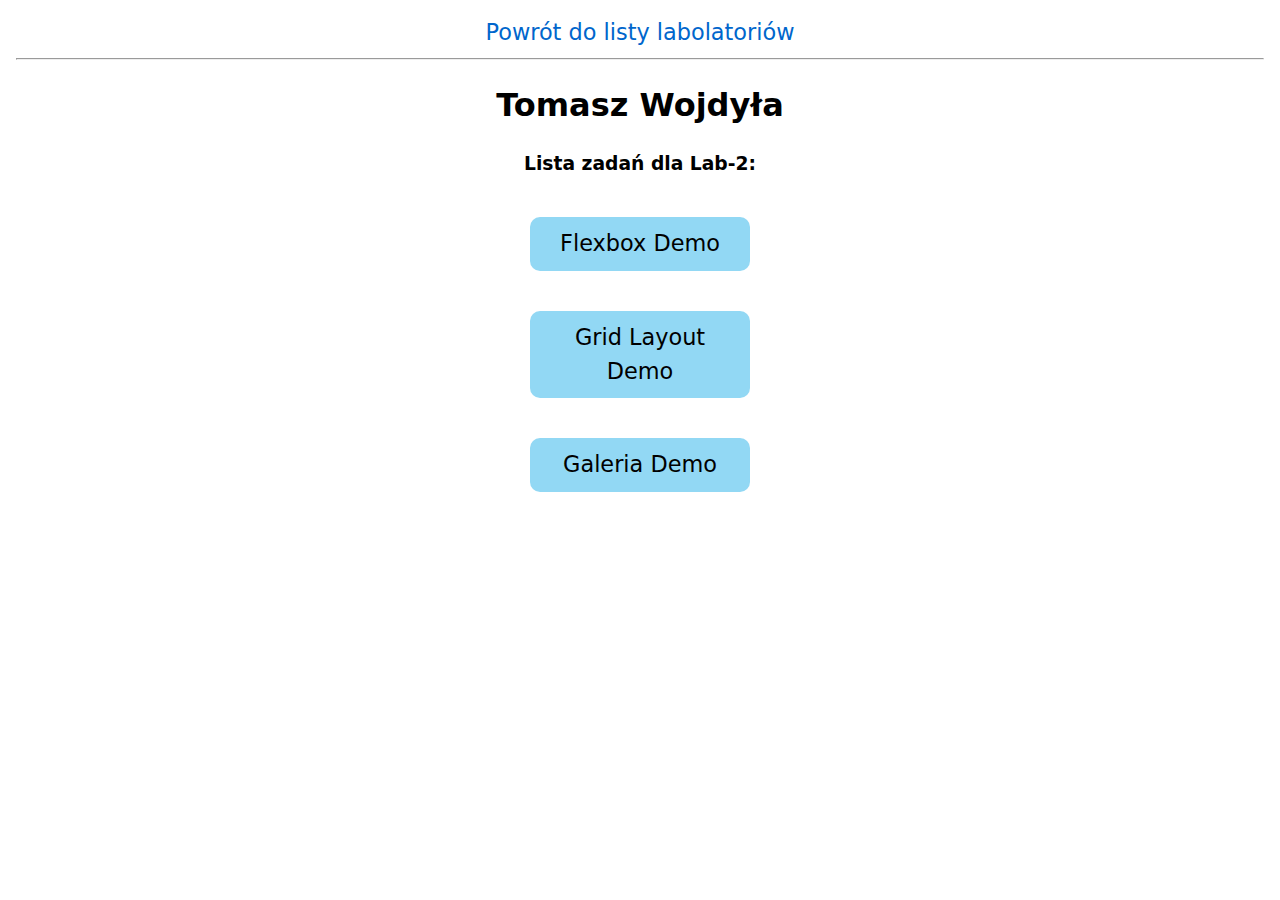
<file: lab-2/index.html>
<!DOCTYPE html>
<html lang="pl">
  <head>
    <meta charset="UTF-8" />
    <title>Lab 2</title>
    <link rel="stylesheet" href="./src/css/style.css" />
  </head>
  <body>
    <nav>
      <a href="../index.html">Powrót do listy labolatoriów</a>
      <hr />
    </nav>

    <main>
      <h1 class="centered">Tomasz Wojdyła</h1>
      <h3 class="centered">Lista zadań dla Lab-2:</h3>
      <nav>
        <div class="centered">
          <a class="subpage" , href="./src/pages/flex.html">Flexbox Demo</a>
          <a class="subpage" , href="./src/pages/grid.html">Grid Layout Demo</a>
          <a class="subpage" , href="./src/pages/galeria.html">Galeria Demo</a>
        </div>
      </nav>
    </main>
  </body>
</html>
</file>
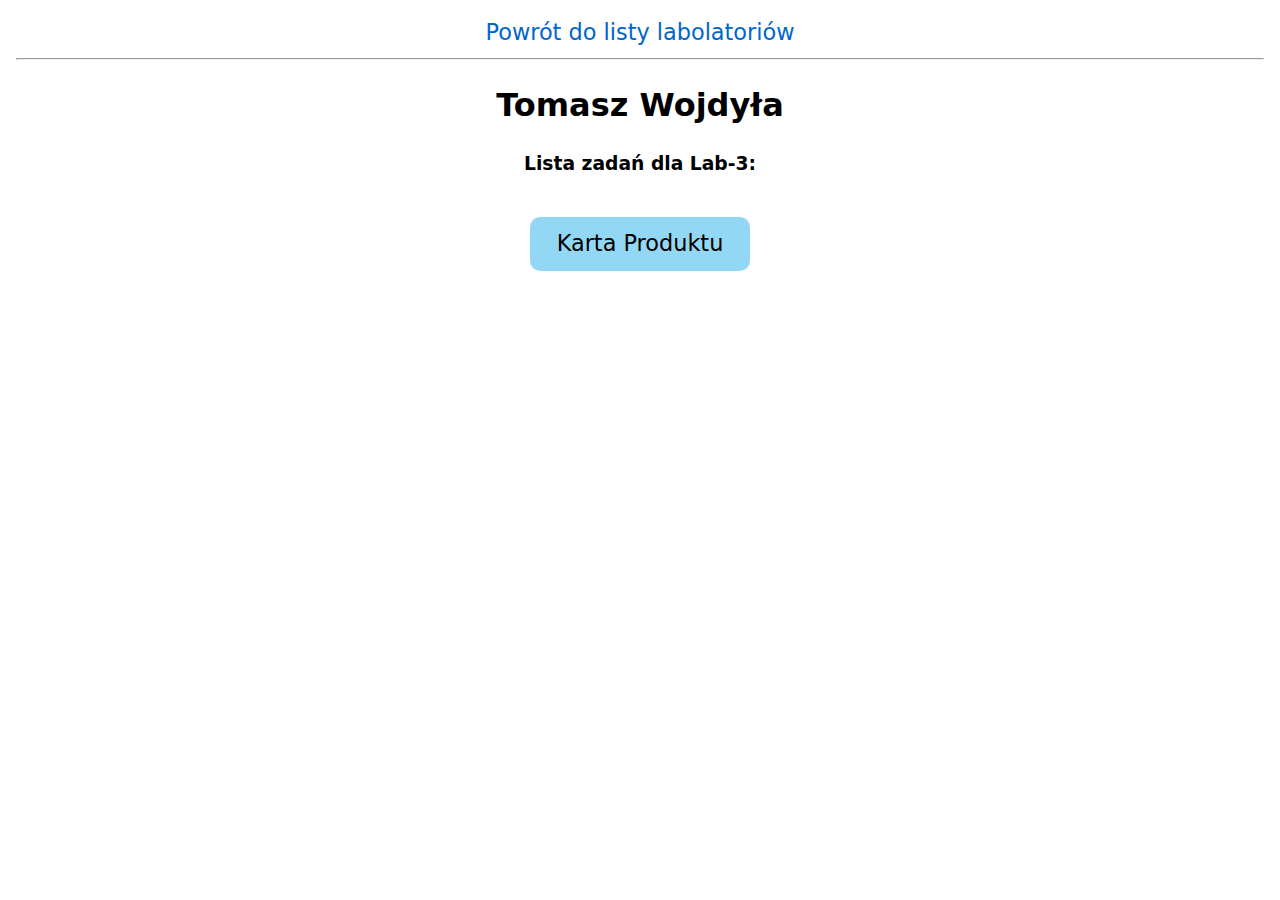
<file: lab-3/index.html>
<!DOCTYPE html>
<html lang="pl">
  <head>
    <meta charset="UTF-8" />
    <title>Lab 3</title>
    <link rel="stylesheet" href="./src/css/style.css" />
  </head>
  <body>
    <nav>
      <a href="../index.html">Powrót do listy labolatoriów</a>
      <hr />
    </nav>

    <main>
      <h1 class="centered">Tomasz Wojdyła</h1>
      <h3 class="centered">Lista zadań dla Lab-3:</h3>
      <nav>
        <div class="centered">
          <a class="subpage" , href="./src/pages/polo.html">Karta Produktu</a>
        </div>
      </nav>
    </main>
  </body>
</html>
</file>
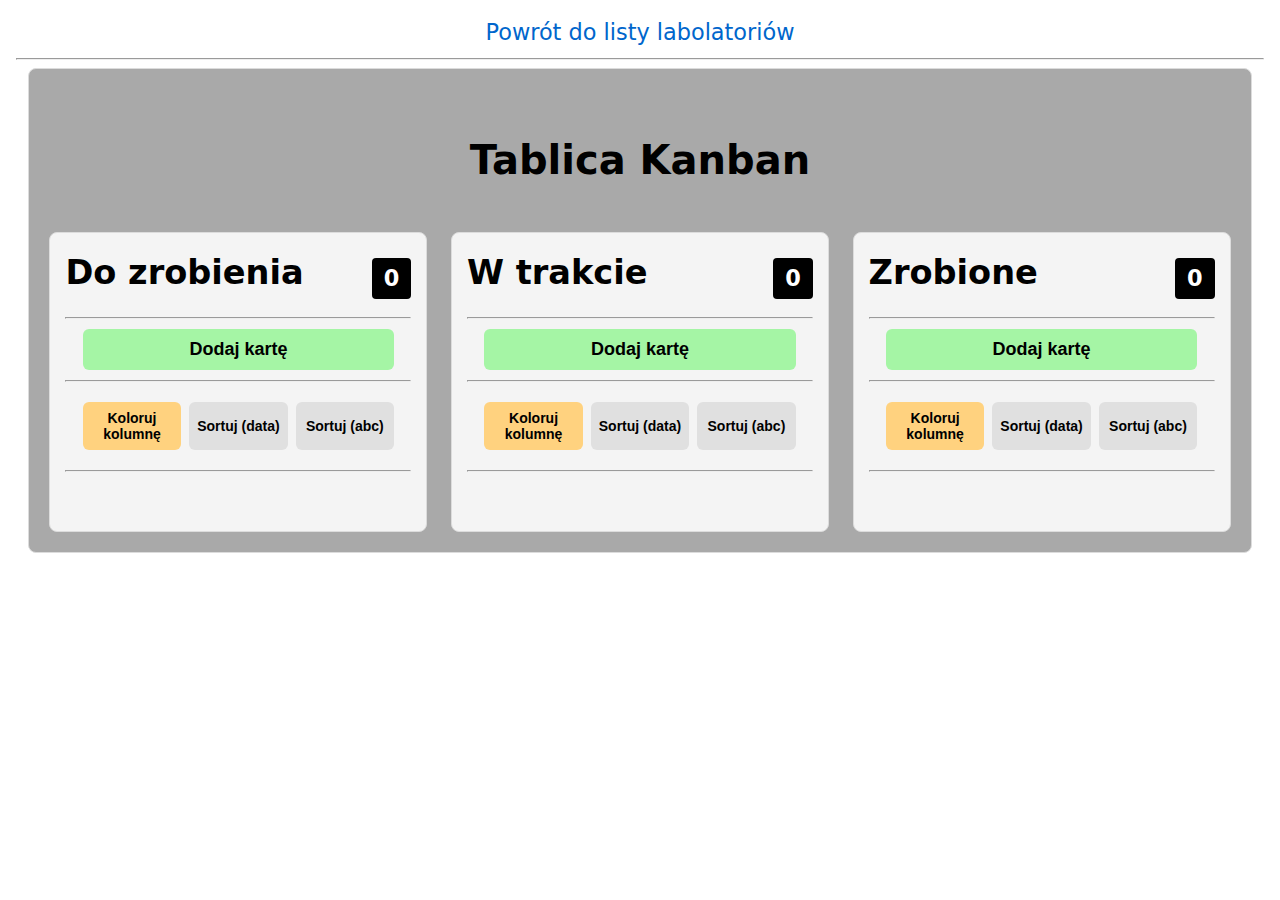
<file: lab-4/index.html>
<!DOCTYPE html>
<html lang="pl">
  <head>
    <meta charset="UTF-8" />
    <title>Lab 4: Tablica Kanban</title>
    <link rel="stylesheet" href="./src/css/style.css" />
    <link rel="stylesheet" href="./src/css/kanban.css" />
    <script src="./src/js/kanban.js" defer></script>
  </head>
  <body>
    <nav>
      <a href="../index.html">Powrót do listy labolatoriów</a>
      <hr />
    </nav>

 <main>
      <div class="kanban-board-container">
        <h1 class="kanban-board-title">Tablica Kanban</h1>

        <div class="kanban-columns">
          <!-- Kolumna: Do zrobienia -->
          <section class="kanban-column" data-column="todo">
            <div class="kanban-column-header">
              <h2 class="kanban-column-title">Do zrobienia</h2>
              <div class="kanban-column-counter">0</div>
            </div>
            <hr />

            <button class="kanban-add-card-btn" type="button">
              Dodaj kartę
            </button>
            <hr />

            <div class="kanban-column-toolbar">
              <button class="kanban-color-column-btn" type="button">
                Koloruj kolumnę
              </button>
              <button
                class="kanban-sort-btn kanban-sort-date-btn"
                type="button"
              >
                Sortuj (data)
              </button>
              <button
                class="kanban-sort-btn kanban-sort-abc-btn"
                type="button"
              >
                Sortuj (abc)
              </button>
            </div>
            <hr />

            <div class="kanban-cards"></div>
          </section>

          <!-- Kolumna: W trakcie -->
          <section class="kanban-column" data-column="inprogress">
            <div class="kanban-column-header">
              <h2 class="kanban-column-title">W trakcie</h2>
              <div class="kanban-column-counter">0</div>
            </div>
            <hr />

            <button class="kanban-add-card-btn" type="button">
              Dodaj kartę
            </button>
            <hr />

            <div class="kanban-column-toolbar">
              <button class="kanban-color-column-btn" type="button">
                Koloruj kolumnę
              </button>
              <button
                class="kanban-sort-btn kanban-sort-date-btn"
                type="button"
              >
                Sortuj (data)
              </button>
              <button
                class="kanban-sort-btn kanban-sort-abc-btn"
                type="button"
              >
                Sortuj (abc)
              </button>
            </div>
            <hr />

            <div class="kanban-cards"></div>
          </section>

          <!-- Kolumna: Zrobione -->
          <section class="kanban-column" data-column="done">
            <div class="kanban-column-header">
              <h2 class="kanban-column-title">Zrobione</h2>
              <div class="kanban-column-counter">0</div>
            </div>
            <hr />

            <button class="kanban-add-card-btn" type="button">
              Dodaj kartę
            </button>
            <hr />

            <div class="kanban-column-toolbar">
              <button class="kanban-color-column-btn" type="button">
                Koloruj kolumnę
              </button>
              <button
                class="kanban-sort-btn kanban-sort-date-btn"
                type="button"
              >
                Sortuj (data)
              </button>
              <button
                class="kanban-sort-btn kanban-sort-abc-btn"
                type="button"
              >
                Sortuj (abc)
              </button>
            </div>
            <hr />

            <div class="kanban-cards"></div>
          </section>
        </div>
      </div>
    </main>
    </main>
  </body>
</html>
</file>
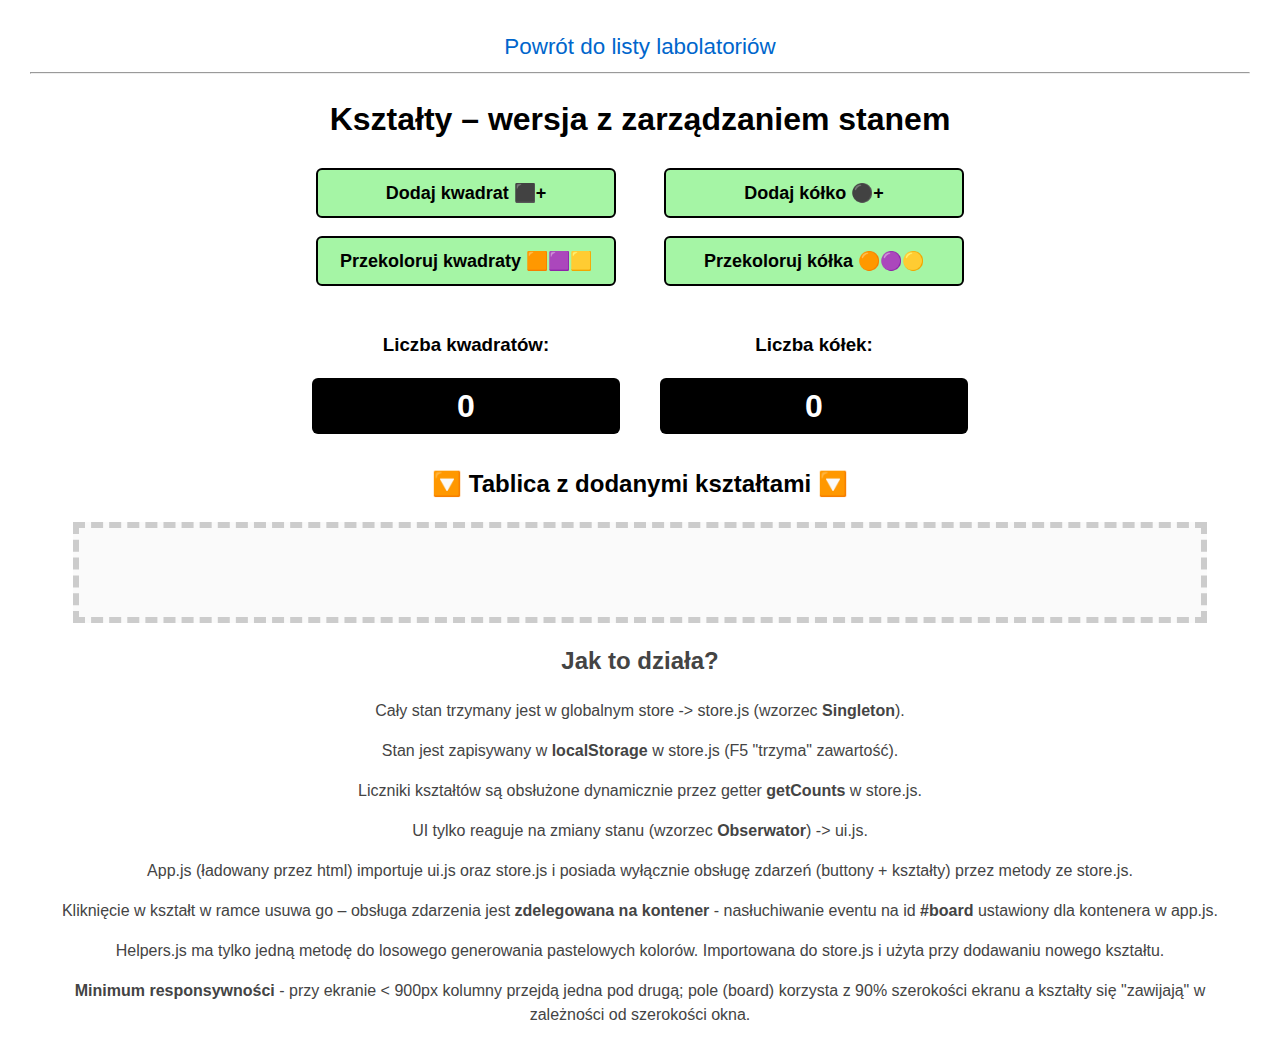
<file: lab-5/index.html>
<!DOCTYPE html>
<html lang="en">
  <head>
    <meta charset="UTF-8" />
    <meta name="viewport" content="width=device-width, initial-scale=1.0" />
    <title>Kształty</title>
    <link rel="stylesheet" href="./src/css/style.css" />
    <link rel="stylesheet" href="./src/css/shapes.css" />
    <script type="module" src="./src/js/app.js"></script>
  </head>
  <body>
    <nav>
      <a href="../index.html">Powrót do listy labolatoriów</a>
      <hr />
    </nav>
    <main>
      <h1>Kształty – wersja z zarządzaniem stanem</h1>

      <section class="controls">
        <div class="controls-column">
          <button id="addSquare">Dodaj kwadrat ⬛+</button>
          <button id="recolorSquares">Przekoloruj kwadraty 🟧🟪🟨</button>
          <div class="counters">
            <h3>Liczba kwadratów:</h3>
            <div class="shape-counter" id="cntSquares">0</div>
          </div>
        </div>
        <div class="controls-column">
          <button id="addCircle">Dodaj kółko ⚫+</button>
          <button id="recolorCircles">Przekoloruj kółka 🟠🟣🟡</button>
          <div class="counters">
            <h3>Liczba kółek:</h3>
            <div class="shape-counter" id="cntCircles">0</div>
          </div>
        </div>
      </section>

      <section>
        <h2>🔽 Tablica z dodanymi kształtami 🔽</h2>
        <div id="board" class="board" aria-label="pole z kształtami">
          <!-- tutaj będą pojawiały się dynamicznie dodawane kształty-->
        </div>
      </section>

      <section class="notes">
        <h2>Jak to działa?</h2>
        <p>
          Cały stan trzymany jest w globalnym store -> store.js (wzorzec
          <strong>Singleton</strong>).
        </p>
        <p>
          Stan jest zapisywany w <strong>localStorage</strong> w store.js (F5
          "trzyma" zawartość).
        </p>
        <p>
          Liczniki kształtów są obsłużone dynamicznie przez getter
          <strong>getCounts</strong> w store.js.
        </p>
        <p>
          UI tylko reaguje na zmiany stanu (wzorzec
          <strong>Obserwator</strong>) -> ui.js.
        </p>
        <p>
          App.js (ładowany przez html) importuje ui.js oraz store.js i posiada
          wyłącznie obsługę zdarzeń (buttony + kształty) przez metody ze
          store.js.
        </p>
        <p>
          Kliknięcie w kształt w ramce usuwa go – obsługa zdarzenia jest
          <strong>zdelegowana na kontener</strong> - nasłuchiwanie eventu na id
          <strong>#board</strong> ustawiony dla kontenera w app.js.
        </p>
        <p>
          Helpers.js ma tylko jedną metodę do losowego generowania pastelowych
          kolorów. Importowana do store.js i użyta przy dodawaniu nowego
          kształtu.
        </p>
        <p>
          <strong>Minimum responsywności</strong> - przy ekranie < 900px kolumny
          przejdą jedna pod drugą; pole (board) korzysta z 90% szerokości ekranu
          a kształty się "zawijają" w zależności od szerokości okna.
        </p>
      </section>
    </main>
  </body>
</html>
</file>
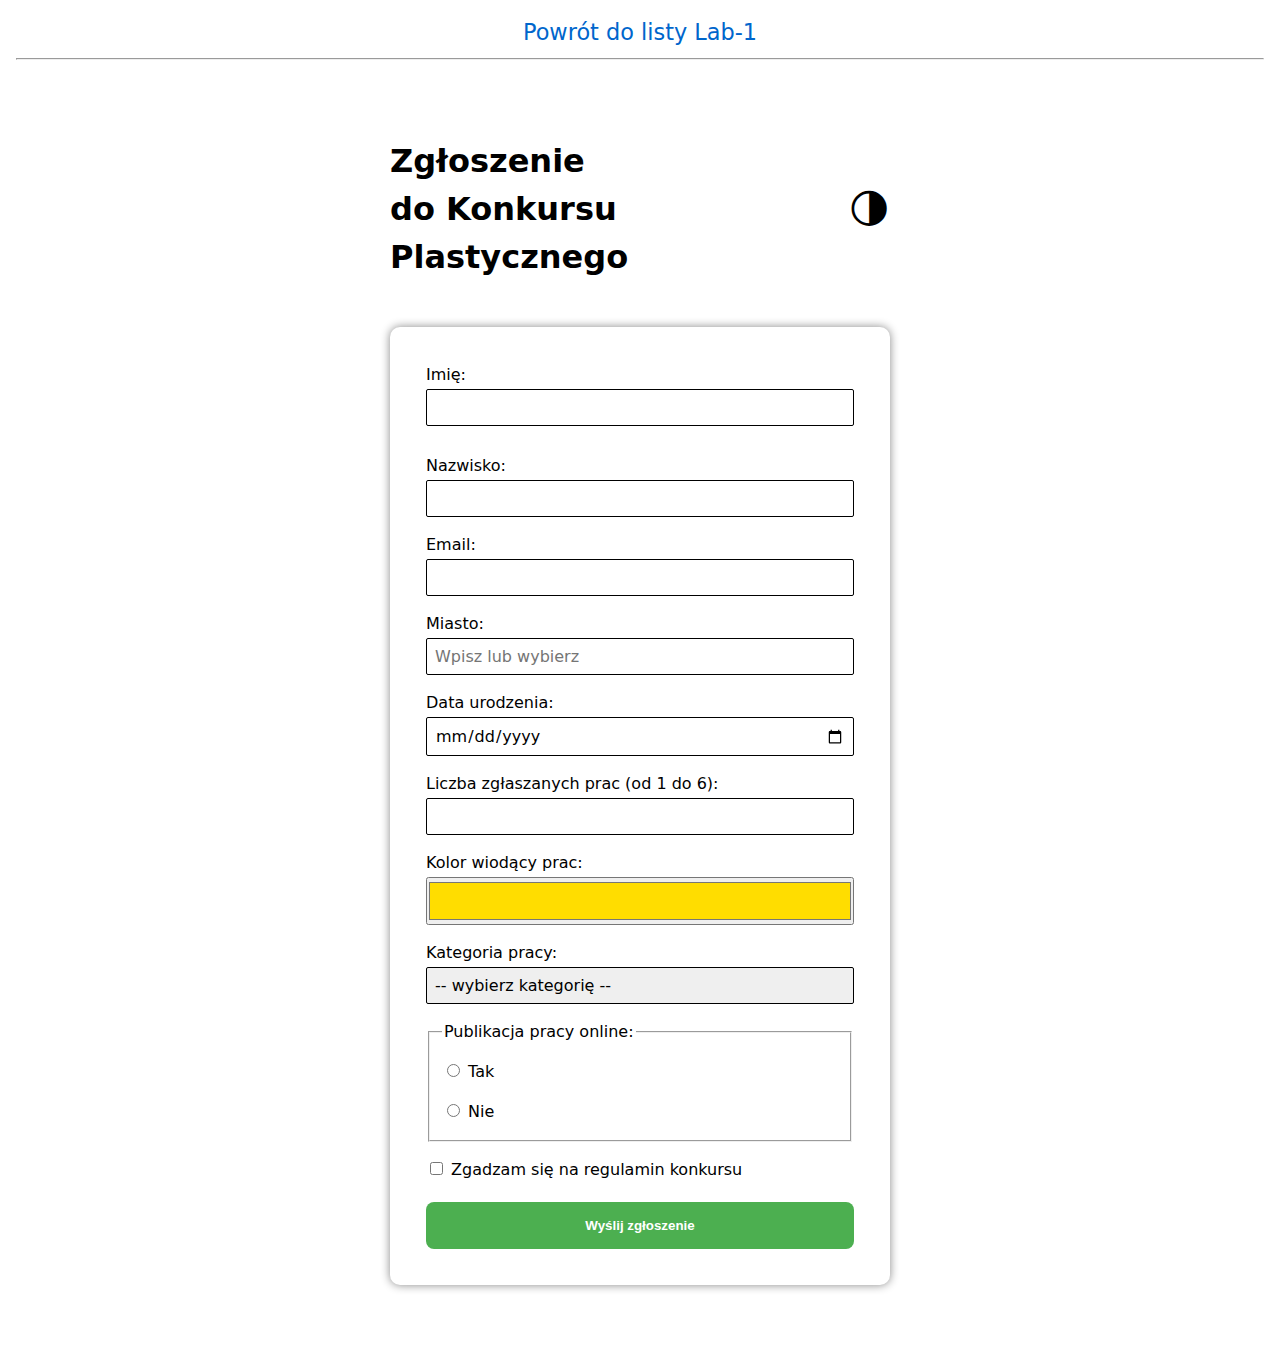
<file: lab-1/src/pages/konkurs.html>
<!DOCTYPE html>
<html lang="en">
  <head>
    <meta charset="UTF-8" />
    <meta name="viewport" content="width=device-width, initial-scale=1.0" />
    <title>Lab-1: Konkurs - Tomasz Wojdyła</title>
    <link rel="stylesheet" href="../css/style.css" />
    <link rel="stylesheet" href="../css/konkurs.css" />
  </head>
  <body>
     <nav>
      <a href="../../index.html">Powrót do listy Lab-1</a>
      <hr />
    </nav>

    <main>
      <div class="form-header">
        <h1>Zgłoszenie<br />do Konkursu Plastycznego</h1>

        <label for="theme-toggle" class="theme-toggle" title="Zmień motyw">
          <input id="theme-toggle" name="theme-toggle" class="hidden-checkbox" type="checkbox">
          <span>🌗</span>
        </label>
      </div>

        <form action="https://httpbin.org/get" method="get">
          <div class="form-item-top">
            <label for="imie">Imię:</label>
            <input required id="imie" name="imie" type="text" maxlength="30" />
          </div>

          <div class="form-item">
            <label for="nazwisko">Nazwisko:</label>
            <input
              required 
              id="nazwisko"
              name="nazwisko"
              type="text"
              maxlength="30"
            />

            <div class="form-item">
              <label for="email">Email:</label>
              <input required id="email" name="email" type="email" />

              <div class="form-item">
                <label for="miasto">Miasto:</label>
                <input
                  required  
                  id="miasto"
                  name="miasto"
                  type="text"
                  list="miasta-do-wyboru"
                  placeholder="Wpisz lub wybierz"
                />
                <datalist id="miasta-do-wyboru">
                  <option>Warszawa</option>
                  <option>Kraków</option>
                  <option>Gdańsk</option>
                  <option>Poznań</option>
                  <option>Wrocław</option>
                </datalist>
              </div>

              <div class="form-item">
                <label for="data-urodzenia">Data urodzenia:</label>
                <input
                  required  
                  id="data-urodzenia"
                  name="data-urodzenia"
                  type="date"
                />
              </div>

              <div class="form-item">
                <label for="liczba-prac">Liczba zgłaszanych prac (od 1 do 6):</label>
                <input
                  required
                  id="liczba-prac"
                  name="liczba-prac"
                  type="number"
                  min="1"
                  max="6"
                />
              </div>

              <div class="form-item">
                <label for="kolor-prac">Kolor wiodący prac:</label>
                <input
                  required
                  id="kolor-prac"
                  name="kolor-prac"
                  type="color"
                  value="#FFDD00"
                />
              </div>

              <div class="form-item">
                <label for="kategoria-pracy">Kategoria pracy:</label>
                <select required id="kategoria-pracy" name="kategoria-pracy" >
                  <option value="">-- wybierz kategorię --</option>
                  <option value="rysunek">Rysunek</option>
                  <option value="malarstwo">Malarstwo</option>
                  <option value="grafika-cyfrowa">Grafika cyfrowa</option>
                </select>
              </div>

              <fieldset>
                <legend>Publikacja pracy online:</legend>

                <div>
                  <input
                    required
                    id="publikacja-pracy"
                    name="publikacja-pracy"
                    type="radio"
                    value="tak"
                  />
                  <label for="publikacja-pracy">Tak</label>
                </div>

                <div>
                  <input id="publikacja-pracy" name="publikacja-pracy" type="radio" value="nie" />
                  <label for="publikacja-pracy">Nie</label>
                </div>
              </fieldset>

              <div class="extra-margin">
                <input
                  required
                  id="akceptacja"
                  name="akceptacja"
                  type="checkbox"
                />
                <label for="akceptacja"
                  >Zgadzam się na regulamin konkursu</label
                >
              </div>

              <input type="submit" value="Wyślij zgłoszenie" />
            </div>
          </div>
        </form>
      </div>
    </main>
  </body>
</html>
</file>
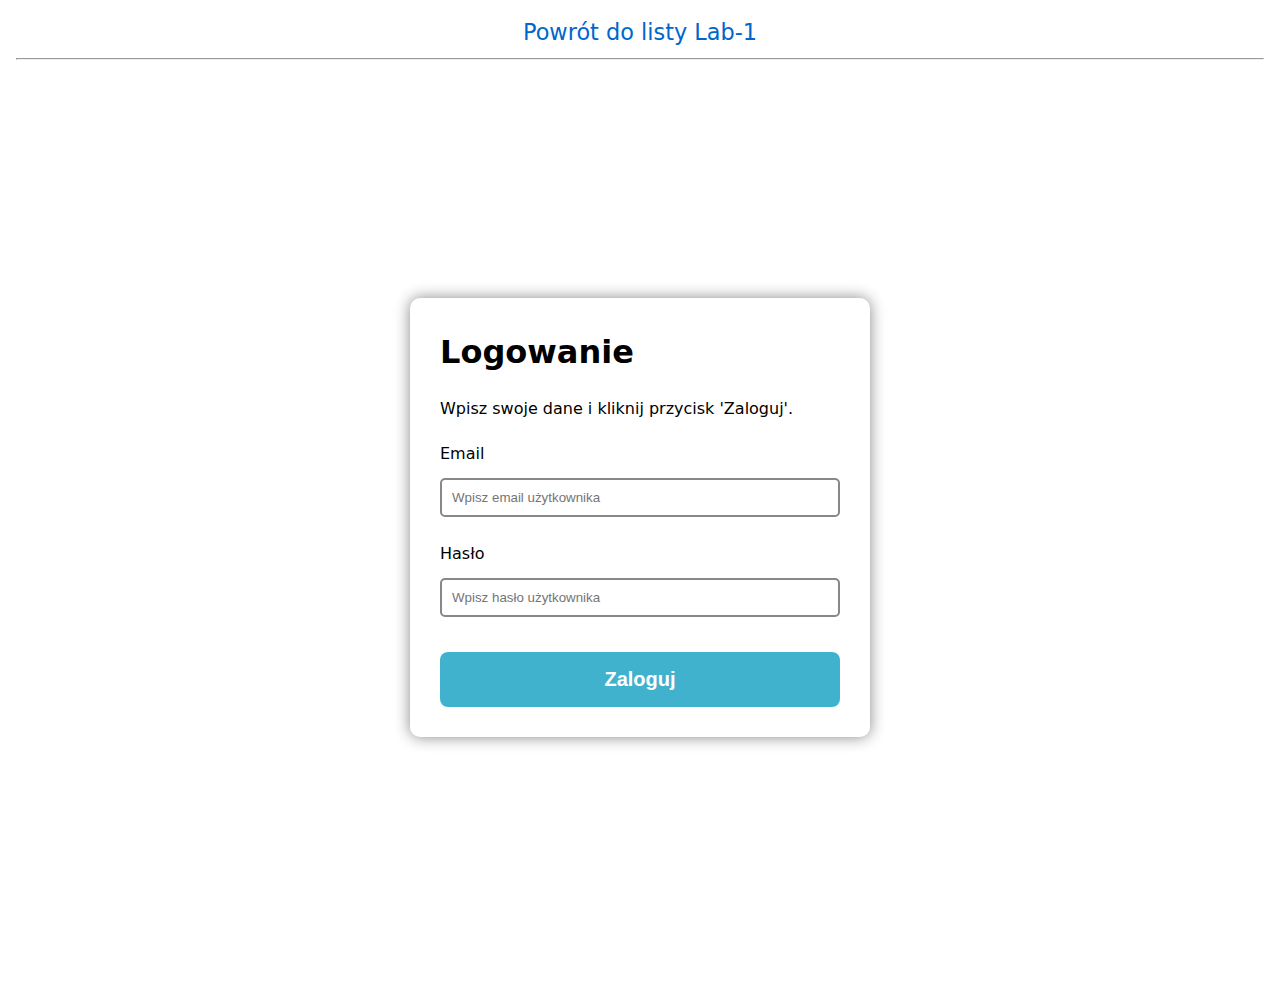
<file: lab-1/src/pages/login.html>
<!DOCTYPE html>
<html lang="en">
  <head>
    <meta charset="UTF-8" />
    <meta name="viewport" content="width=device-width, initial-scale=1.0" />
    <title>Lab-1: Login - Tomasz Wojdyła</title>
    <link rel="stylesheet" href="../css/style.css" />
    <link rel="stylesheet" href="../css/main.css" />
  </head>
  <body>
    <nav>
      <a href="../../index.html">Powrót do listy Lab-1</a>
      <hr />
    </nav>
    <main class="center-flex">
      <form action="https://httpbin.org/post" method="post" class="login-box">
        <section>
          <h1 class="login-title">Logowanie</h1>
          <h4 class="subtitle">
            Wpisz swoje dane i kliknij przycisk 'Zaloguj'.
          </h4>
        </section>
        <section>
          <div class="form-item">
            <label for="email">Email</label>
            <input
              required
              type="email"
              id="email"
              name="email"
              placeholder="Wpisz email użytkownika"
            />
          </div>

          <div class="form-item">
            <label for="password">Hasło</label>
            <input
              required
              type="password"
              id="password"
              name="password"
              placeholder="Wpisz hasło użytkownika"
            />
          </div>
          <input type="submit" value="Zaloguj" />
        </section>
      </form>
    </main>
  </body>
</html>
</file>
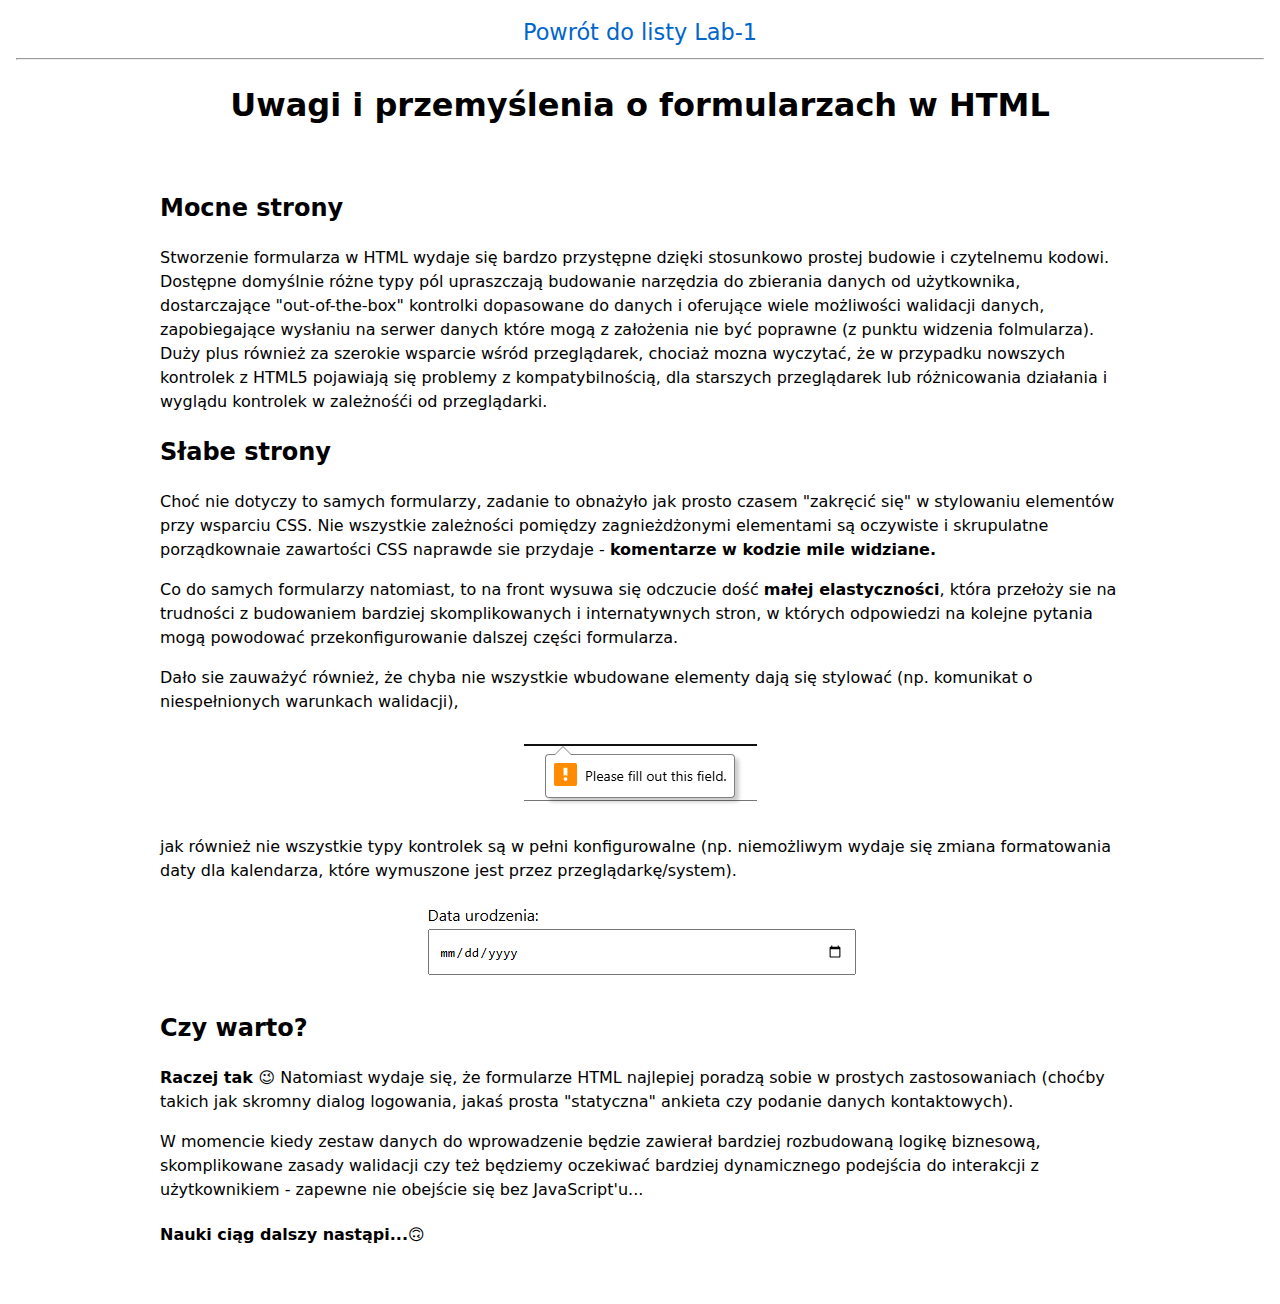
<file: lab-1/src/pages/uwagi.html>
<!DOCTYPE html>
<html lang="en">
  <head>
    <meta charset="UTF-8" />
    <meta name="viewport" content="width=device-width, initial-scale=1.0" />
    <title>Lab-1: Uwagi - Tomasz Wojdyła</title>
    <link rel="stylesheet" href="../css/style.css" />
    <link rel="stylesheet" href="../css/main.css" />
  </head>
  <body>
    <nav>
      <a href="../../index.html">Powrót do listy Lab-1</a>
      <hr />
    </nav>
    <main>
      <header>
        <h1>Uwagi i przemyślenia o formularzach w HTML</h1>
      </header>
      <article>
        <section>
          <h2>Mocne strony</h2>
          <p>
            Stworzenie formularza w HTML wydaje się bardzo przystępne dzięki
            stosunkowo prostej budowie i czytelnemu kodowi. Dostępne domyślnie
            różne typy pól upraszczają budowanie narzędzia do zbierania danych
            od użytkownika, dostarczające "out-of-the-box" kontrolki dopasowane
            do danych i oferujące wiele możliwości walidacji danych,
            zapobiegające wysłaniu na serwer danych które mogą z założenia nie
            być poprawne (z punktu widzenia folmularza). Duży plus również za
            szerokie wsparcie wśród przeglądarek, chociaż mozna wyczytać, że w
            przypadku nowszych kontrolek z HTML5 pojawiają się problemy z
            kompatybilnością, dla starszych przeglądarek lub różnicowania
            działania i wyglądu kontrolek w zależnośći od przeglądarki.
          </p>
        </section>
        <section>
          <h2>Słabe strony</h2>
          <p>
            Choć nie dotyczy to samych formularzy, zadanie to obnażyło jak
            prosto czasem "zakręcić się" w stylowaniu elementów przy wsparciu
            CSS. Nie wszystkie zależności pomiędzy zagnieżdżonymi elementami są
            oczywiste i skrupulatne porządkownaie zawartości CSS naprawde sie
            przydaje - <strong>komentarze w kodzie mile widziane. </strong>
          </p>
          <p>
            Co do samych formularzy natomiast, to na front wysuwa się odczucie
            dość <strong>małej elastyczności</strong>, która przełoży sie na
            trudności z budowaniem bardziej skomplikowanych i internatywnych
            stron, w których odpowiedzi na kolejne pytania mogą powodować
            przekonfigurowanie dalszej części formularza.
          </p>
          <p>
            Dało sie zauważyć również, że chyba nie wszystkie wbudowane elementy
            dają się stylować (np. komunikat o niespełnionych warunkach
            walidacji),
          </p>
          <img
            src="../images/validation.png"
            alt="Komunikat błędu walidacji danych"
          />
          <p>
            jak również nie wszystkie typy kontrolek są w pełni konfigurowalne
            (np. niemożliwym wydaje się zmiana formatowania daty dla kalendarza,
            które wymuszone jest przez przeglądarkę/system).
          </p>
          <img
            src="../images/calendar-format.png"
            alt="Konfiguracja daty w kontrolce"
          />
        </section>
        <section>
          <h2>Czy warto?</h2>
          <p>
            <strong>Raczej tak 😉</strong> Natomiast wydaje się, że formularze
            HTML najlepiej poradzą sobie w prostych zastosowaniach (choćby
            takich jak skromny dialog logowania, jakaś prosta "statyczna"
            ankieta czy podanie danych kontaktowych).
          </p>
          <p>
            W momencie kiedy zestaw danych do wprowadzenie będzie zawierał
            bardziej rozbudowaną logikę biznesową, skomplikowane zasady
            walidacji czy też będziemy oczekiwać bardziej dynamicznego podejścia
            do interakcji z użytkownikiem - zapewne nie obejście się bez
            JavaScript'u...
          </p>
        </section>
        <footer>
          <h4>Nauki ciąg dalszy nastąpi...🙃</h4>
        </footer>
      </article>
    </main>
  </body>
</html>
</file>
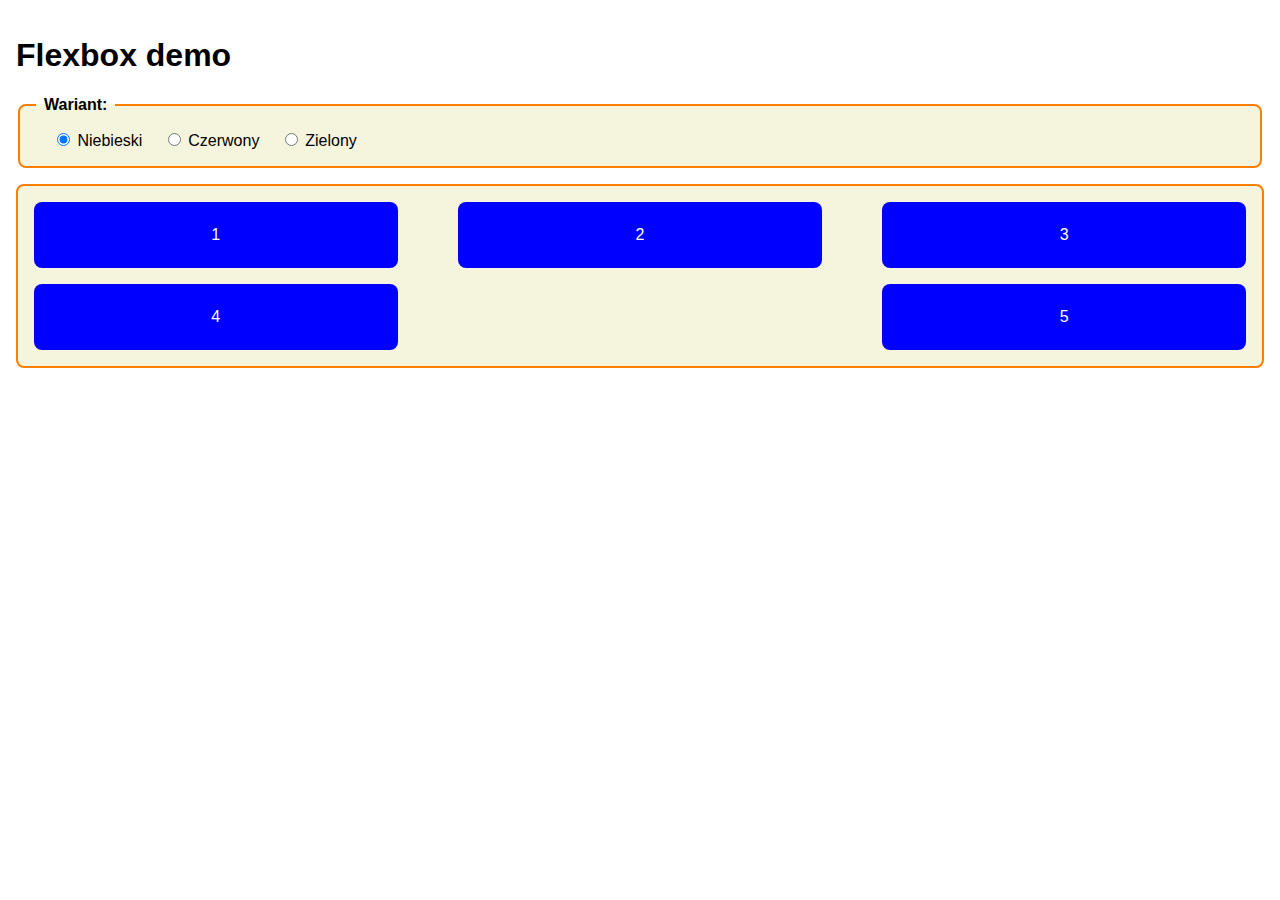
<file: lab-2/src/pages/flex.html>
<!DOCTYPE html>
<html lang="pl">
  <head>
    <meta charset="UTF-8" />
    <meta name="viewport" content="width=device-width, initial-scale=1.0" />
    <title>Flexbox Demo</title>
    <link rel="stylesheet" href="../css/flex.css" />
  </head>
  <body>
    <h1>Flexbox demo</h1>
    <header>
      <fieldset class="theme-picker">
        <legend>Wariant:</legend>
        <label>
          <input type="radio" name="version" value="blue" checked />
          Niebieski
        </label>
        <label
          ><input type="radio" name="version" value="red" />
          Czerwony
        </label>
        <label>
          <input type="radio" name="version" value="green" />
          Zielony
        </label>
      </fieldset>
    </header>
    <div class="container">
      <div class="item">1</div>
      <div class="item">2</div>
      <div class="item">3</div>
      <div class="item">4</div>
      <div class="item">5</div>
    </div>
  </body>
</html>
</file>
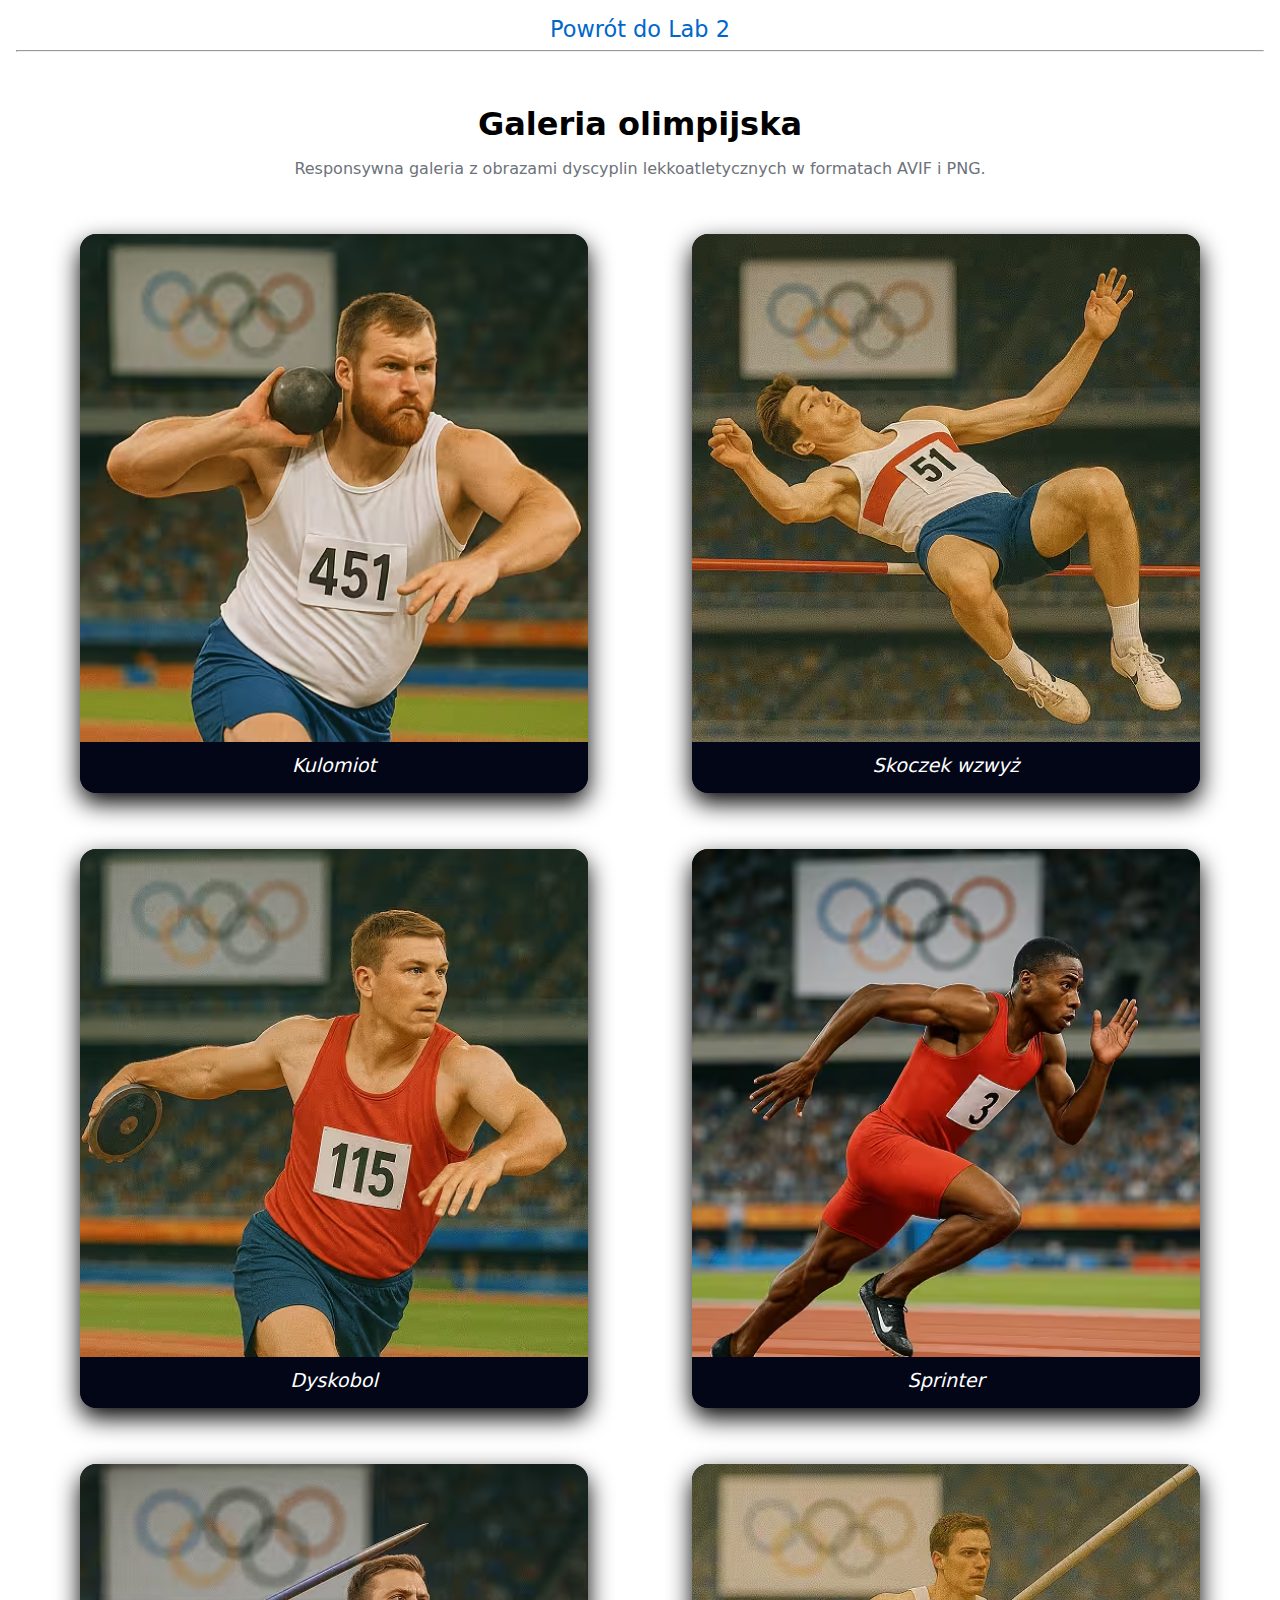
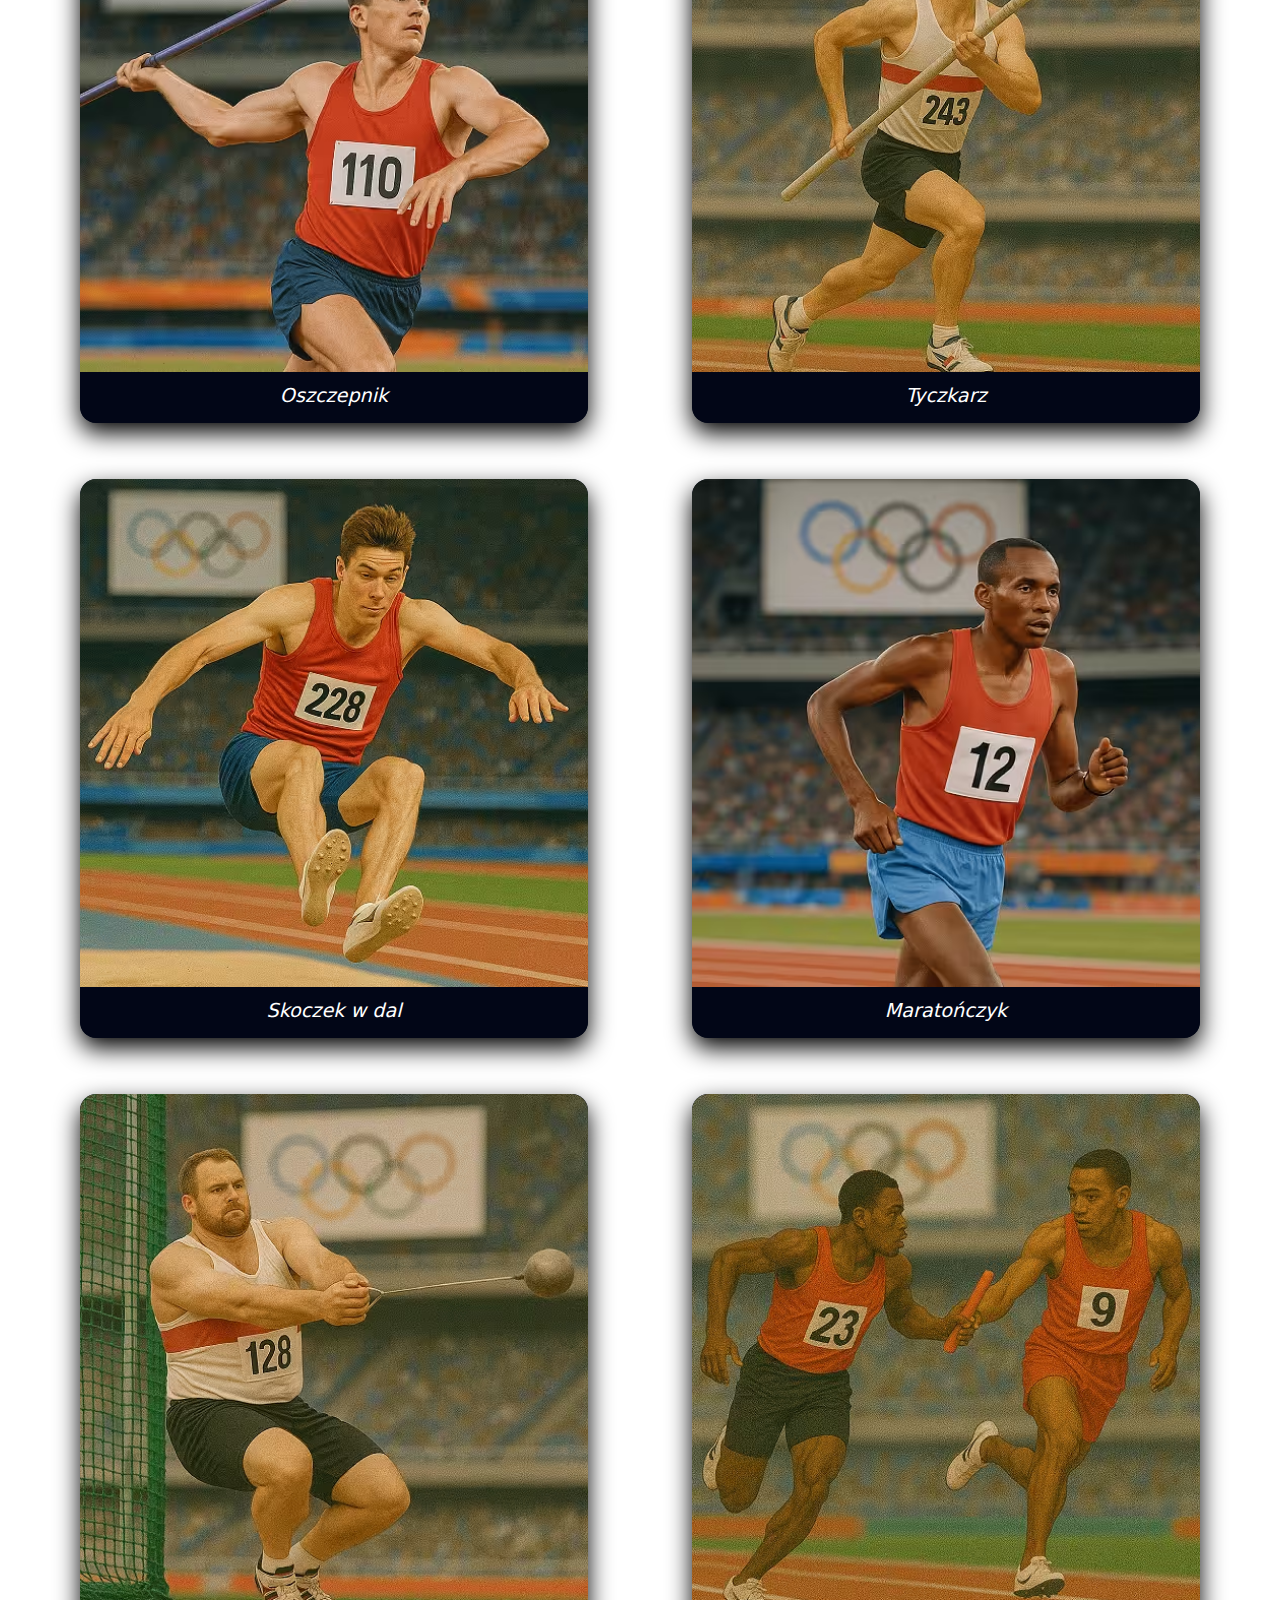
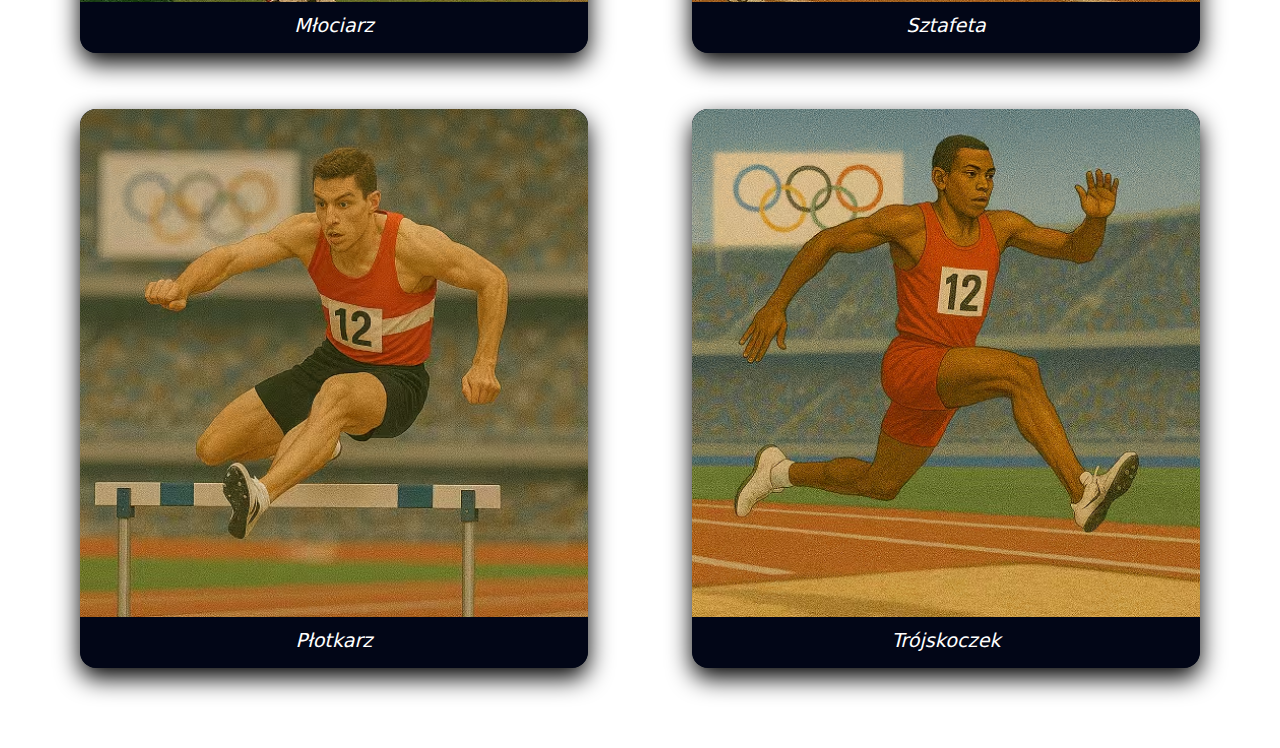
<file: lab-2/src/pages/galeria.html>
<!DOCTYPE html>
<html lang="en">
  <head>
    <meta charset="UTF-8" />
    <meta name="viewport" content="width=device-width, initial-scale=1.0" />
    <title>Galeria Demo</title>
    <link rel="stylesheet" href="../css/galeria.css" />
  </head>
  <body>
    <nav>
      <a href="../../index.html">Powrót do Lab 2</a>
      <hr />
    </nav>

    <header class="page-header">
      <h1>Galeria olimpijska</h1>
      <p>
        Responsywna galeria z obrazami dyscyplin lekkoatletycznych w formatach
        AVIF i PNG.
      </p>
    </header>

    <main>
      <section class="gallery">
        <!-- KULOMIOT -->
        <figure class="gallery-item">
          <picture>
            <!-- AVIF -->
            <source
              type="image/avif"
              srcset="
                ../images/kulomiot_500.avif   500w,
                ../images/kulomiot_1000.avif 1000w
              "
              sizes="
                (max-width: 799px) 500px,
                (max-width: 1199px) 1000px,
                (max-width: 1599px) 500px,
                1000px
              "
            />
            <!-- PNG fallback -->
            <source
              type="image/png"
              srcset="
                ../images/kulomiot_500.png   500w,
                ../images/kulomiot_1000.png 1000w
              "
              sizes="
                (max-width: 799px) 500px,
                (max-width: 1199px) 1000px,
                (max-width: 1599px) 500px,
                1000px
              "
            />
            <!-- uniwersalny fallback -->
            <img
              src="../images/kulomiot_1000.png"
              alt="Kulomiot"
              loading="lazy"
            />
          </picture>
          <figcaption>Kulomiot</figcaption>
        </figure>

        <!-- SKOCZEK WZWYŻ -->
        <figure class="gallery-item">
          <picture>
            <!-- AVIF -->
            <source
              type="image/avif"
              srcset="
                ../images/skoczek_wzwyz_500.avif   500w,
                ../images/skoczek_wzwyz_1000.avif 1000w
              "
              sizes="
                (max-width: 799px) 500px,
                (max-width: 1199px) 1000px,
                (max-width: 1599px) 500px,
                1000px
              "
            />
            <!-- PNG fallback -->
            <source
              type="image/png"
              srcset="
                ../images/skoczek_wzwyz_500.png   500w,
                ../images/skoczek_wzwyz_1000.png 1000w
              "
              sizes="
                (max-width: 799px) 500px,
                (max-width: 1199px) 1000px,
                (max-width: 1599px) 500px,
                1000px
              "
            />
            <!-- uniwersalny fallback -->
            <img
              src="../images/skoczek_wzwyz_1000.png"
              alt="Skoczek wzwyż"
              loading="lazy"
            />
          </picture>
          <figcaption>Skoczek wzwyż</figcaption>
        </figure>

        <!-- DYSKOBOL -->
        <figure class="gallery-item">
          <picture>
            <!-- AVIF -->
            <source
              type="image/avif"
              srcset="
                ../images/dyskobol_500.avif   500w,
                ../images/dyskobol_1000.avif 1000w
              "
              sizes="
                (max-width: 799px) 500px,
                (max-width: 1199px) 1000px,
                (max-width: 1599px) 500px,
                1000px
              "
            />
            <!-- PNG fallback -->
            <source
              type="image/png"
              srcset="
                ../images/dyskobol_500.png   500w,
                ../images/dyskobol_1000.png 1000w
              "
              sizes="
                (max-width: 799px) 500px,
                (max-width: 1199px) 1000px,
                (max-width: 1599px) 500px,
                1000px
              "
            />
            <!-- uniwersalny fallback -->
            <img
              src="../images/dyskobol_1000.png"
              alt="Dyskobol"
              loading="lazy"
            />
          </picture>
          <figcaption>Dyskobol</figcaption>
        </figure>

        <!-- SPRINTER -->
        <figure class="gallery-item">
          <picture>
            <!-- AVIF -->
            <source
              type="image/avif"
              srcset="
                ../images/sprinter_500.avif   500w,
                ../images/sprinter_1000.avif 1000w
              "
              sizes="
                (max-width: 799px) 500px,
                (max-width: 1199px) 1000px,
                (max-width: 1599px) 500px,
                1000px
              "
            />
            <!-- PNG fallback -->
            <source
              type="image/png"
              srcset="
                ../images/sprinter_500.png   500w,
                ../images/sprinter_1000.png 1000w
              "
              sizes="
                (max-width: 799px) 500px,
                (max-width: 1199px) 1000px,
                (max-width: 1599px) 500px,
                1000px
              "
            />
            <!-- uniwersalny fallback -->
            <img
              src="../images/sprinter_1000.png"
              alt="Sprinter"
              loading="lazy"
            />
          </picture>
          <figcaption>Sprinter</figcaption>
        </figure>

        <!-- OSZCZEPNIK -->
        <figure class="gallery-item">
          <picture>
            <!-- AVIF -->
            <source
              type="image/avif"
              srcset="
                ../images/oszczepnik_500.avif   500w,
                ../images/oszczepnik_1000.avif 1000w
              "
              sizes="
                (max-width: 799px) 500px,
                (max-width: 1199px) 1000px,
                (max-width: 1599px) 500px,
                1000px
              "
            />
            <!-- PNG fallback -->
            <source
              type="image/png"
              srcset="
                ../images/oszczepnik_500.png   500w,
                ../images/oszczepnik_1000.png 1000w
              "
              sizes="
                (max-width: 799px) 500px,
                (max-width: 1199px) 1000px,
                (max-width: 1599px) 500px,
                1000px
              "
            />
            <!-- uniwersalny fallback -->
            <img
              src="../images/oszczepnik_1000.png"
              alt="Oszczepnik"
              loading="lazy"
            />
          </picture>
          <figcaption>Oszczepnik</figcaption>
        </figure>

        <!-- TYCZKARZ -->
        <figure class="gallery-item">
          <picture>
            <!-- AVIF -->
            <source
              type="image/avif"
              srcset="
                ../images/tyczkarz_500.avif   500w,
                ../images/tyczkarz_1000.avif 1000w
              "
              sizes="
                (max-width: 799px) 500px,
                (max-width: 1199px) 1000px,
                (max-width: 1599px) 500px,
                1000px
              "
            />
            <!-- PNG fallback -->
            <source
              type="image/png"
              srcset="
                ../images/tyczkarz_500.png   500w,
                ../images/tyczkarz_1000.png 1000w
              "
              sizes="
                (max-width: 799px) 500px,
                (max-width: 1199px) 1000px,
                (max-width: 1599px) 500px,
                1000px
              "
            />
            <!-- uniwersalny fallback -->
            <img
              src="../images/tyczkarz_1000.png"
              alt="Tyczkarz"
              loading="lazy"
            />
          </picture>
          <figcaption>Tyczkarz</figcaption>
        </figure>

        <!-- SKOCZEK W DAL -->
        <figure class="gallery-item">
          <picture>
            <!-- AVIF -->
            <source
              type="image/avif"
              srcset="
                ../images/skoczek_w_dal_500.avif   500w,
                ../images/skoczek_w_dal_1000.avif 1000w
              "
              sizes="
                (max-width: 799px) 500px,
                (max-width: 1199px) 1000px,
                (max-width: 1599px) 500px,
                1000px
              "
            />
            <!-- PNG fallback -->
            <source
              type="image/png"
              srcset="
                ../images/skoczek_w_dal_500.png   500w,
                ../images/skoczek_w_dal_1000.png 1000w
              "
              sizes="
                (max-width: 799px) 500px,
                (max-width: 1199px) 1000px,
                (max-width: 1599px) 500px,
                1000px
              "
            />
            <!-- uniwersalny fallback -->
            <img
              src="../images/skoczek_w_dal_1000.png"
              alt="Skoczek w dal"
              loading="lazy"
            />
          </picture>
          <figcaption>Skoczek w dal</figcaption>
        </figure>

        <!-- MARATOŃCZYK -->
        <figure class="gallery-item">
          <picture>
            <!-- AVIF -->
            <source
              type="image/avif"
              srcset="
                ../images/maratonczyk_500.avif   500w,
                ../images/maratonczyk_1000.avif 1000w
              "
              sizes="
                (max-width: 799px) 500px,
                (max-width: 1199px) 1000px,
                (max-width: 1599px) 500px,
                1000px
              "
            />
            <!-- PNG fallback -->
            <source
              type="image/png"
              srcset="
                ../images/maratonczyk_500.png   500w,
                ../images/maratonczyk_1000.png 1000w
              "
              sizes="
                (max-width: 799px) 500px,
                (max-width: 1199px) 1000px,
                (max-width: 1599px) 500px,
                1000px
              "
            />
            <!-- uniwersalny fallback -->
            <img
              src="../images/maratonczyk_1000.png"
              alt="Maratończyk"
              loading="lazy"
            />
          </picture>
          <figcaption>Maratończyk</figcaption>
        </figure>

        <!-- MŁOCIARZ -->
        <figure class="gallery-item">
          <picture>
            <!-- AVIF -->
            <source
              type="image/avif"
              srcset="
                ../images/mlociarz_500.avif   500w,
                ../images/mlociarz_1000.avif 1000w
              "
              sizes="
                (max-width: 799px) 500px,
                (max-width: 1199px) 1000px,
                (max-width: 1599px) 500px,
                1000px
              "
            />
            <!-- PNG fallback -->
            <source
              type="image/png"
              srcset="
                ../images/mlociarz_500.png   500w,
                ../images/mlociarz_1000.png 1000w
              "
              sizes="
                (max-width: 799px) 500px,
                (max-width: 1199px) 1000px,
                (max-width: 1599px) 500px,
                1000px
              "
            />
            <!-- uniwersalny fallback -->
            <img
              src="../images/mlociarz_1000.png"
              alt="Młociarz"
              loading="lazy"
            />
          </picture>
          <figcaption>Młociarz</figcaption>
        </figure>

        <!-- SZTAFETA -->
        <figure class="gallery-item">
          <picture>
            <!-- AVIF -->
            <source
              type="image/avif"
              srcset="
                ../images/sztafeta_500.avif   500w,
                ../images/sztafeta_1000.avif 1000w
              "
              sizes="
                (max-width: 799px) 500px,
                (max-width: 1199px) 1000px,
                (max-width: 1599px) 500px,
                1000px
              "
            />
            <!-- PNG fallback -->
            <source
              type="image/png"
              srcset="
                ../images/sztafeta_500.png   500w,
                ../images/sztafeta_1000.png 1000w
              "
              sizes="
                (max-width: 799px) 500px,
                (max-width: 1199px) 1000px,
                (max-width: 1599px) 500px,
                1000px
              "
            />
            <!-- uniwersalny fallback -->
            <img
              src="../images/sztafeta_1000.png"
              alt="Sztafeta"
              loading="lazy"
            />
          </picture>
          <figcaption>Sztafeta</figcaption>
        </figure>

        <!-- PŁOTKARZ -->
        <figure class="gallery-item">
          <picture>
            <!-- AVIF -->
            <source
              type="image/avif"
              srcset="
                ../images/plotkarz_500.avif   500w,
                ../images/plotkarz_1000.avif 1000w
              "
              sizes="
                (max-width: 799px) 500px,
                (max-width: 1199px) 1000px,
                (max-width: 1599px) 500px,
                1000px
              "
            />
            <!-- PNG fallback -->
            <source
              type="image/png"
              srcset="
                ../images/plotkarz_500.png   500w,
                ../images/plotkarz_1000.png 1000w
              "
              sizes="
                (max-width: 799px) 500px,
                (max-width: 1199px) 1000px,
                (max-width: 1599px) 500px,
                1000px
              "
            />
            <!-- uniwersalny fallback -->
            <img
              src="../images/plotkarz_1000.png"
              alt="Płotkarz"
              loading="lazy"
            />
          </picture>
          <figcaption>Płotkarz</figcaption>
        </figure>

        <!-- TRÓJSKOCZEK -->
        <figure class="gallery-item">
          <picture>
            <!-- AVIF -->
            <source
              type="image/avif"
              srcset="
                ../images/trojskoczek_500.avif   500w,
                ../images/trojskoczek_1000.avif 1000w
              "
              sizes="
                (max-width: 799px) 500px,
                (max-width: 1199px) 1000px,
                (max-width: 1599px) 500px,
                1000px
              "
            />
            <!-- PNG fallback -->
            <source
              type="image/png"
              srcset="
                ../images/trojskoczek_500.png   500w,
                ../images/trojskoczek_1000.png 1000w
              "
              sizes="
                (max-width: 799px) 500px,
                (max-width: 1199px) 1000px,
                (max-width: 1599px) 500px,
                1000px
              "
            />
            <!-- uniwersalny fallback -->
            <img
              src="../images/trojskoczek_1000.png"
              alt="Trójskoczek"
              loading="lazy"
            />
          </picture>
          <figcaption>Trójskoczek</figcaption>
        </figure>
      </section>
    </main>
  </body>
</html>
</file>
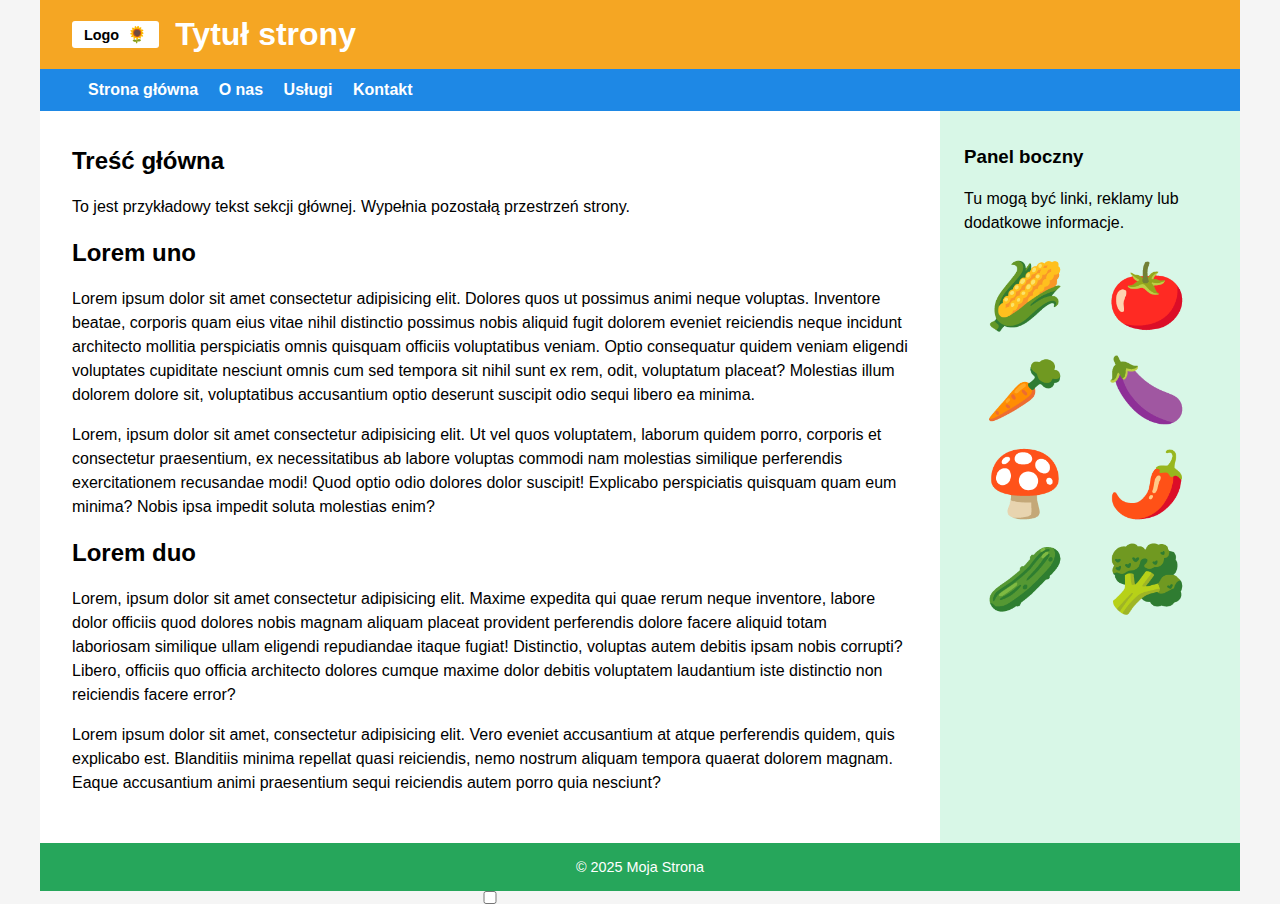
<file: lab-2/src/pages/grid.html>
<!DOCTYPE html>
<html lang="pl">
  <head>
    <meta charset="UTF-8" />
    <meta name="viewport" content="width=device-width, initial-scale=1.0" />
    <title>Grid Layout Demo</title>
    <link rel="stylesheet" href="../css/grid.css" />
  </head>
  <body>
    <div class="container">
      <!-- dodatkowy ukryty przełącznik menu: input -->
      <input type="checkbox" id="menu-toggle" class="menu-toggle" />

      <header>
        <div class="logo">🌻</div>
        <h1>Tytuł strony</h1>

        <!-- dodatkowa ikona hamburgera / krzyżyka: label -->
        <label for="menu-toggle" class="menu-icon" aria-label="Przełącz menu">
        </label>
      </header>
      <nav>
        <a href="#">Strona główna</a>
        <a href="#">O nas</a>
        <a href="#">Usługi</a>
        <a href="#">Kontakt</a>
      </nav>
      <main>
        <h2>Treść główna</h2>
        <p>
          To jest przykładowy tekst sekcji głównej. Wypełnia pozostałą
          przestrzeń strony.
        </p>
        <h2>Lorem uno</h2>
        <p>
          Lorem ipsum dolor sit amet consectetur adipisicing elit. Dolores quos
          ut possimus animi neque voluptas. Inventore beatae, corporis quam eius
          vitae nihil distinctio possimus nobis aliquid fugit dolorem eveniet
          reiciendis neque incidunt architecto mollitia perspiciatis omnis
          quisquam officiis voluptatibus veniam. Optio consequatur quidem veniam
          eligendi voluptates cupiditate nesciunt omnis cum sed tempora sit
          nihil sunt ex rem, odit, voluptatum placeat? Molestias illum dolorem
          dolore sit, voluptatibus accusantium optio deserunt suscipit odio
          sequi libero ea minima.
        </p>
        <p>
          Lorem, ipsum dolor sit amet consectetur adipisicing elit. Ut vel quos
          voluptatem, laborum quidem porro, corporis et consectetur praesentium,
          ex necessitatibus ab labore voluptas commodi nam molestias similique
          perferendis exercitationem recusandae modi! Quod optio odio dolores
          dolor suscipit! Explicabo perspiciatis quisquam quam eum minima? Nobis
          ipsa impedit soluta molestias enim?
        </p>
        <h2>Lorem duo</h2>
        <p>
          Lorem, ipsum dolor sit amet consectetur adipisicing elit. Maxime
          expedita qui quae rerum neque inventore, labore dolor officiis quod
          dolores nobis magnam aliquam placeat provident perferendis dolore
          facere aliquid totam laboriosam similique ullam eligendi repudiandae
          itaque fugiat! Distinctio, voluptas autem debitis ipsam nobis
          corrupti? Libero, officiis quo officia architecto dolores cumque
          maxime dolor debitis voluptatem laudantium iste distinctio non
          reiciendis facere error?
        </p>
        <p>
          Lorem ipsum dolor sit amet, consectetur adipisicing elit. Vero eveniet
          accusantium at atque perferendis quidem, quis explicabo est.
          Blanditiis minima repellat quasi reiciendis, nemo nostrum aliquam
          tempora quaerat dolorem magnam. Eaque accusantium animi praesentium
          sequi reiciendis autem porro quia nesciunt?
        </p>
      </main>
      <aside>
        <h3>Panel boczny</h3>
        <p>Tu mogą być linki, reklamy lub dodatkowe informacje.</p>
        <div>
          <span>🌽</span><span>🍅</span> <span>🥕</span><span>🍆</span>
          <span>🍄</span><span>🌶️</span> <span>🥒</span><span>🥦</span>
        </div>
      </aside>
      <footer>
        <p>&copy; 2025 Moja Strona</p>
      </footer>
    </div>
  </body>
</html>
</file>
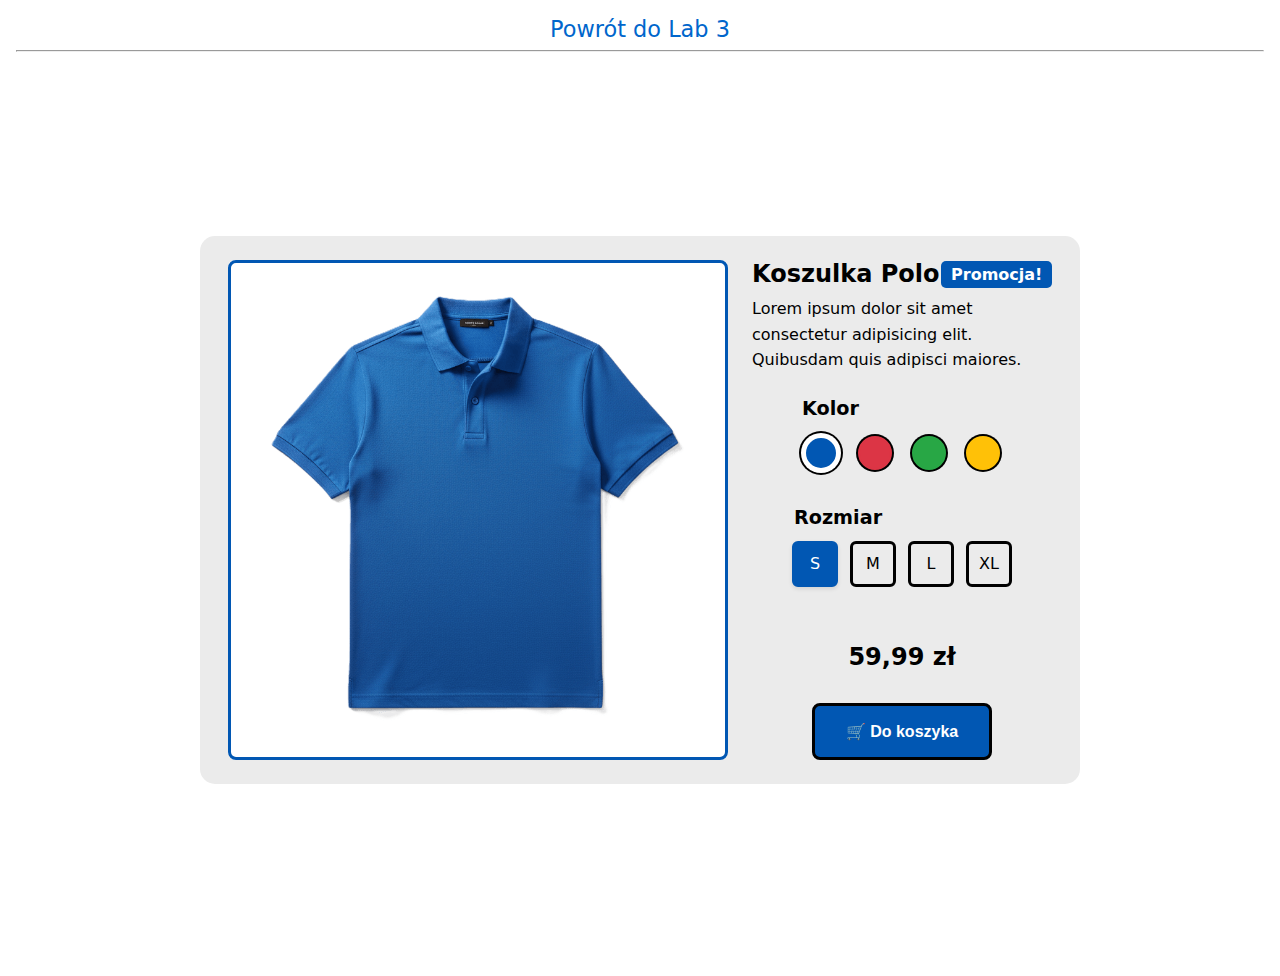
<file: lab-3/src/pages/polo.html>
<!DOCTYPE html>
<html lang="en">
  <head>
    <meta charset="UTF-8" />
    <meta name="viewport" content="width=device-width, initial-scale=1.0" />
    <title>Karta Produktu</title>
    <link rel="stylesheet" href="../css/polo.css" />
  </head>
  <body>
    <nav>
      <a href="../../index.html">Powrót do Lab 3</a>
      <hr />
    </nav>

    <main class="container">
      <article class="product-card">
        <section class="product-image-section">
          <div class="img-frame">
            <img
              src="../images/polo_b.png"
              alt="Koszulka Polo - kolor: niebieski"
              class="product-image"
              product-color="blue"
            />
            <img
              src="../images/polo_r.png"
              alt="Koszulka Polo - kolor: czerwony"
              class="product-image"
              product-color="red"
            />
            <img
              src="../images/polo_g.png"
              alt="Koszulka Polo - kolor: zielony"
              class="product-image"
              product-color="green"
            />
            <img
              src="../images/polo_y.png"
              alt="Koszulka Polo - kolor: żółty"
              class="product-image"
              product-color="yellow"
            />
          </div>
        </section>
        <section class="product-details">
          <header class="product-header">
            <h1>Koszulka Polo</h1>
            <span class="promo">Promocja!</span>
          </header>

          <p class="product-description">
            Lorem ipsum dolor sit amet consectetur adipisicing elit. Quibusdam
            quis adipisci maiores.
          </p>

          <fieldset class="product-options" id="color-options">
            <legend>Kolor</legend>
            <div>
              <input type="radio" name="color" value="blue" id="blue" checked />
              <label
                for="blue"
                class="color-label blue"
                title="Niebieski"
              ></label>

              <input type="radio" name="color" value="red" id="red" />
              <label for="red" class="color-label red" title="Czerwony"></label>

              <input type="radio" name="color" value="green" id="green" />
              <label
                for="green"
                class="color-label green"
                title="Zielony"
              ></label>

              <input type="radio" name="color" value="yellow" id="yellow" />
              <label
                for="yellow"
                class="color-label yellow"
                title="Żółty"
              ></label>
            </div>
          </fieldset>

          <fieldset class="product-options" id="size-options">
            <legend>Rozmiar</legend>
            <div>
              <input
                type="radio"
                name="size"
                value="small"
                id="size-small"
                checked
              />
              <label for="size-small" class="size-small">S</label>
              <!-- dolożenie title raczej nie pasuje bo widać opisy-->

              <input type="radio" name="size" value="medium" id="size-medium" />
              <label for="size-medium" class="size-medium">M</label>

              <input type="radio" name="size" value="large" id="size-large" />
              <label for="size-large" class="size-large">L</label>

              <input type="radio" name="size" value="xlarge" id="size-xlarge" />
              <label for="size-xlarge" class="size-xl">XL</label>
            </div>
          </fieldset>

          <h2 class="price-text">59,99 zł</h2>

          <button type="button" class="buy-btn">&#128722; Do koszyka</button>
        </section>
      </article>
    </main>
  </body>
</html>
</file>
<file: lab-4/src/css/kanban.css>
* {
  box-sizing: border-box;
}

/* Główny kontener */
.kanban-board-container {
  width: 98%;
  padding: 20px;
  margin: 0 auto;
  text-align: center;
  background-color: darkgray;
  border-radius: 8px;
  border: 1px solid #dcdcdc;
  position: relative; /* dla powiadomień */
}

/* Tytuł */
.kanban-board-title {
  padding: 15px;
  font-size: 40px;
}

/* Kolumny wrapper */
.kanban-columns {
  display: flex;
  justify-content: space-between;
  gap: 20px;
}

/* Pojedyncza kolumna */
.kanban-column {
  width: 32%;
  min-height: 300px;
  padding: 15px;
  background-color: #f4f4f4;
  border-radius: 8px;
  border: 1px solid #dcdcdc;
}

.kanban-column h2 {
  margin-bottom: 10px;
}

/* Nagłówek kolumny: tytuł + licznik */
.kanban-column-header {
  display: flex;
  align-items: center;
  justify-content: space-between;
  margin-bottom: 5px;
  font-size: 1.4rem;
  font-weight: 700;
}

.kanban-column-title {
  margin: 0;
}

/* Prostokątny licznik */
.kanban-column-counter {
  background-color: black;
  color: white;
  padding: 4px 12px;
  border-radius: 4px;
  min-width: 32px;
  text-align: center;
}

/* Button "Dodaj kartę" */
.kanban-add-card-btn {
  display: block;
  width: 90%;
  padding: 10px 12px;
  margin: 10px auto;
  background-color: #a5f5a5;
  border: none;
  border-radius: 6px;
  font-size: 18px;
  font-weight: 700;
  cursor: pointer;
  transform: scale(1);
  transition: background-color 0.3s ease, transform 0.3s ease;
}

.kanban-add-card-btn:hover {
  background-color: #7fdc7f;
  transform: scale(1.1);
}

.kanban-color-column-btn {
  display: flex;
  align-items: center;
  justify-content: center;
  padding: 8px 12px;
  border-radius: 6px;
  margin: 10px auto;
  background-color: #ffd27f;
  border: none;
  font-size: 18px;
  font-weight: 700;
  cursor: pointer;
  transition: background-color 0.3s ease, transform 0.3s ease;
}

.kanban-sort-date-btn,
.kanban-sort-abc-btn {
  display: flex;
  align-items: center;
  justify-content: center;
  padding: 8px 12px;
  border-radius: 6px;
  margin: 10px auto;
  background-color: #e0e0e0;
  border: none;
  font-size: 18px;
  font-weight: 700;
  cursor: pointer;
  transition: transform 0.3s ease, background-color 0.3s ease;
}

.kanban-color-column-btn:hover {
  background-color: #f6b94f;
  transform: scale(1.1);
}

.kanban-sort-date-btn:hover,
.kanban-sort-abc-btn:hover {
  background-color: #cccccc;
  transform: scale(1.1);
}

/* wspólna klasa do zarządzania strzałkami w JS */
.kanban-sort-btn {
  white-space: nowrap;
}

/* Kontener na karty w kolumnie */
.kanban-cards {
  margin-top: 10px;
  display: flex;
  flex-direction: column;
  gap: 10px;
}

/* Karta */
.kanban-card {
  padding: 8px 10px 10px 10px;
  margin-bottom: 10px;
  border-radius: 6px;
  box-shadow: 5px 5px 0 0 black;
  text-align: left;
  word-wrap: break-word;
  display: flex;
  flex-direction: column;
  gap: 6px;
  transition: transform 0.3s ease, background-color 0.3s ease;
}

.kanban-card:hover {
  transform: scale(1.03);
}

/* nagłówek: kolor + X */
.kanban-card-header {
  display: flex;
  justify-content: space-between;
  align-items: center;
}

/* przycisk kolorowania pojedynczej karty */
.kanban-card-color-btn {
  width: 28px;
  height: 28px;
  border-radius: 4px;
  border: none;
  background-color: black;
  cursor: pointer;
  display: flex;
  align-items: center;
  justify-content: center;
  font-size: 18px;
  padding: 0;
  transition: transform 0.3s ease, background-color 0.3s ease;
}

.kanban-card-color-input {
  display: none;
}

.kanban-card-color-btn:hover {
  transform: scale(1.2);
  background-color: white;
}

/* Pop-up z color-pickerem */
.kanban-color-popup {
  position: absolute;
  background: #fff;
  padding: 8px;
  border-radius: 6px;
  box-shadow: 0 4px 12px black;
  z-index: 999;
  display: flex;
  gap: 8px;
  align-items: center;
}

.kanban-color-popup input[type='color'] {
  width: 40px;
  height: 40px;
  padding: 0;
  border: none;
  cursor: pointer;
}

.kanban-color-popup button {
  background: #eee;
  border: none;
  padding: 6px 10px;
  border-radius: 6px;
  cursor: pointer;
}

.kanban-color-popup button:hover {
  background: #ddd;
}

/* Treść karty (edytowalna) */
.kanban-card-content {
  outline: 1px dotted;
  outline-color: grey;
}

.kanban-card-content:focus {
  background-color: lightgray;
}

.kanban-column-toolbar {
  display: flex;
  gap: 8px;
  justify-content: center;
  margin: 10px auto;
  width: 90%;
}

.kanban-column-toolbar button {
  flex: 1;
  padding: 8px 6px;
  font-size: 14px;
  border-radius: 6px;
  border: none;
  font-weight: 600;
  cursor: pointer;
  transition: background-color 0.3s ease, transform 0.3s ease;
}

/* Ikonka X do usuwania */
.kanban-card-remove {
  border: none;
  background: transparent;
  font-size: 1.6rem;
  font-weight: bold;
  cursor: pointer;
  user-select: none;
  line-height: 1;
  padding: 0 4px;
  transition: transform 0.3s ease, color 0.3s ease;
}

.kanban-card-remove:hover {
  transform: scale(2);
  color: red;
}

/* Powiadomienie (toast) */
.kanban-notification {
  position: absolute;
  top: 10px;
  right: 10px;
  background-color: #a5f5a5;
  padding: 6px 14px;
  border-radius: 4px;
  font-size: 1.5rem;
  font-style: italic;
  opacity: 0;
  transform: translateY(-10px);
  pointer-events: none;
  transition: opacity 0.3s ease, transform 0.3s ease;
}

.kanban-notification.visible {
  opacity: 1;
  transform: translateY(0);
}

/* przyciski lewo/prawo na karcie*/
.kanban-card-actions {
  display: flex;
  align-items: center;
  justify-content: center;
  gap: 10px;
  margin-top: 4px;
}

/* Przycisk lewo/prawo */
.kanban-move-btn {
  width: 36px;
  height: 28px;
  border: none;
  border-radius: 6px;
  background-color: black;
  color: white;
  font-size: 18px;
  font-weight: bold;
  cursor: pointer;
  transition: background-color 0.3s ease, transform 0.3s ease;
}

.kanban-move-btn:hover:not(:disabled) {
  background-color: white;
  color: black;
  transform: scale(1.3);
}

/* Wyblokowane przyciski lewo/prawo (skrajne kolumny) */
.kanban-move-btn:disabled {
  opacity: 0.3;
  cursor: default;
  transform: none;
}

/* "Przenieś" między przyciskami */
.kanban-move-label {
  font-size: 0.9rem;
  font-style: italic;
  padding: 0.25rem 0.5rem;
  border-radius: 6px;
}

/* Trochę responsywności — poniżej 900px kolumny jedna pod drugą */
@media (max-width: 900px) {
  .kanban-columns {
    flex-direction: column;
    align-items: center;
  }

  .kanban-column {
    width: 95%;
  }
}
</file>
<file: lab-5/src/css/shapes.css>
body {
  font-family: Arial, sans-serif;
  text-align: center;
  margin: 30px;
}

.controls {
  display: flex; /* ustawia dzieci (divy) w jednym rzędzie */
  gap: 40px; /* odstęp między kolumnami */
  justify-content: center; /* wyśrodkowanie poziome */
  align-items: flex-start; /* wyrównanie do góry */
}

/* obie kolumny niech będą "kolumnami" w środku */
.controls > div {
  display: flex;
  flex-direction: column;
  gap: 10px;
}

/* wąskie ekrany - zawinięcie kolumn z przyciskami*/
@media (max-width: 900px) {
  .controls {
    flex-wrap: wrap;
  }
}

button {
  margin: 4px;
  padding: 12px;
  min-width: 300px;
  cursor: pointer;
  border-radius: 6px;
  border: 2px solid black;
  font-size: 18px;
  font-weight: 700;
  background-color: #a5f5a5;
  transition: background-color 0.3s ease, transform 0.3s ease;
}

button:hover {
  background-color: #7fdc7f;
  box-shadow: 0 0 25px black; /* mocniejszy cień */
  transform: scale(1.1);
}

.counters {
  margin: 12px 0;
}

/* Prostokątny licznik */
.shape-counter {
  font-size: 2rem;
  font-weight: 700;
  background-color: black;
  color: white;
  padding: 4px 12px;
  border-radius: 6px;
  min-width: 32px;
  text-align: center;
}

.board {
  margin: 12px auto;
  max-width: 90%;
  min-height: 65px;
  border: 6px dashed #ccc;
  padding: 12px;
  display: flex;
  flex-wrap: wrap;
  justify-content: center;
  gap: 10px;
  background: #fafafa;
}

.shape {
  position: relative;
  width: 60px;
  height: 60px;
  cursor: pointer;
  transition: transform 0.3s, background-color 0.3s;
  border: 3px solid black;
  overflow: hidden;
}

.shape::after {
  content: '✖';
  font-size: 40px;
  font-weight: bold;
  color: red;
  position: absolute;
  inset: 0;
  display: flex;
  justify-content: center;
  align-items: center;
  opacity: 0; /* domyślnie niewidoczny */
  transition: opacity 0.3s;
  pointer-events: none;
}

.shape:hover {
  opacity: 0.4; /* To opacity będzie działąło też na X ale na tą chwilę niech tak będzie - było by fajniej jakby X był wyraźny */
  box-shadow: 0 0 25px black;
  transform: scale(1.2);
}

.shape:hover::after {
  opacity: 1; /* X pojawia się przy hover */
}

.square {
  border-radius: 6px;
}

.circle {
  border-radius: 50%;
}

.notes {
  color: #444;
  line-height: 1.5;
  max-width: 1200px;
  margin: 16px auto 0;
}
</file>
<file: lab-1/src/css/konkurs.css>
/*wyśrodkowanie poziome nawigacji*/
nav {
  text-align: center;
}

main {
  margin: auto;
  display: flex;
  flex-direction: column;
  max-width: 500px; /*szerokość okna*/
  padding: 48px;
  gap: 25px;
}

/*nagłówek formularza*/
.form-header {
  display: flex;
  align-items: center;
  justify-content: space-between;
}

.theme-toggle {
  font-size: 40px;
}

.hidden-checkbox {
  display: none;
}

/*formularz*/
form {
  display: flex;
  flex-direction: column;
  gap: 14px;
  padding: 36px;
  border-radius: 10px;
  box-shadow: 0 0 10px #888888;
}

.form-item-top {
  display: flex;
  flex-direction: column;
  gap: 2px;
  margin-top: 0;
  margin-bottom: 0;
}

.form-item {
  display: flex;
  flex-direction: column;
  gap: 2px;
  margin-top: 14px;
}

label {
  cursor: pointer;
}

input {
  padding: 12px 10px;
  cursor: pointer;
}

select {
  padding: 12px 10px;
  cursor: pointer;
}

input[type='color'] {
  width: 100%;
  padding: 0;
  height: 48px;
}

/*czcionka 16px w polach edycyjnych input*/
input[type='text'],
input[type='email'],
input[type='number'],
input[type='date'] {
  font-size: 16px;
  font-family: inherit;
  padding: 8px;
  border: 1px solid black;
  border-radius: 2px;
  -webkit-appearance: none;
  appearance: none;
}

/*czcionka 16px w polu 'select'*/
select {
  font-size: 16px;
  font-family: inherit;
  padding: 8px;
  border: 1px solid black;
  border-radius: 2px;
  -webkit-appearance: none;
  appearance: none;
}

fieldset {
  display: flex;
  flex-direction: column;
  padding: 16px 12px;
  gap: 16px;
  margin-top: 14px;
}

/*dla checkboxa akceptacji regulaminu*/
.extra-margin {
  margin-top: 14px;
  margin-bottom: 10px;
}

/* Przycisk submit */
input[type='submit'] {
  margin-top: 8px;
  padding: 16px;
  color: white;
  background-color: #4caf50 !important;
  border: none;
  border-radius: 8px;
  font-weight: bold;
  &:hover {
    background-color: #45a049 !important;
  }
}

/*DARK THEME*/

body:has(#theme-toggle:checked) input {
  background-color: #383838;
  color: white;
  border-color: #444444;
}

body:has(#theme-toggle:checked) select {
  background-color: #383838;
  color: white;
  border-color: #444444;
}

body:has(#theme-toggle:checked) form {
  background-color: #1c1c1c;
  color: white;
}

/* dark mode dla ikony kalendarza */
body:has(#theme-toggle:checked)
  input[type='date']::-webkit-calendar-picker-indicator {
  filter: invert();
}
</file>
<file: lab-1/src/css/main.css>
/*wyśrodkowanie poziome nawigacji*/
nav {
  text-align: center;
}

h1.centered {
  text-align: center;
}

/*stylowanie odnośników do pod-stron Lab1*/
.centered {
  display: flex;
  justify-content: center;
  align-items: center;
  flex-direction: column;
}

a.subpage {
  display: block;
  padding: 10px 10px;
  box-shadow: 0 0 15px black; /* cień boxa: offset poziomo-offset pionowo-szerokosc rozmycia-kolor */
  border-radius: 10px;
  width: 100px;
  margin: 20px;
  background-color: #e4e3e3;
  color: black !important;
}

/*-------------*/
/*Strona LOGIN*/

/*główny kontener logowania*/
.center-flex {
  display: flex;
  justify-content: center;
  align-items: center;
  min-height: 100vh; /* pełna wysokość okna przeglądarki */
  margin: 0; /*brak marginesu body*/
}

.login-box {
  display: flex;
  flex-direction: column; /* elementy jeden pod drugim */
  box-shadow: 0 0 15px #888888; /* cień boxa: offset poziomo-offset pionowo-szerokosc rozmycia-kolor */
  padding: 30px 30px; /* odstęp miedzy boxem a zawartością: pionowo-poziomo */
  border-radius: 10px;
  min-width: 400px; /* minimalna szerokość boxa */
}

/*nagłówki okna logowania*/
h1.login-title {
  margin-top: 0;
}

h4.subtitle {
  font-weight: 300;
}

/* Kontrolki w formularzu logowania */
.form-item {
  margin-bottom: 25px;
}

.form-item label {
  display: block;
  margin-bottom: 12px;
  font-weight: 400;
}

.form-item input {
  width: 100%;
  box-sizing: border-box; /*zapobiega wychodzeniu elementow poza 100% szerokosci boxa*/
  padding: 10px;
  border: 2px solid #888888;
  border-radius: 5px;
  transition: border-color 0.5s, box shadow 0.5s;
  &:focus {
    outline: none;
    border-color: #41b2ce;
    box-shadow: 0 0 0 3px #41b2ce;
  }
}

/* Przycisk submit */
input[type='submit'] {
  width: 100%;
  margin-top: 10px;
  font-size: 20px;
  padding: 16px;
  color: white;
  background-color: #41b2ce !important;
  border: none;
  border-radius: 8px;
  font-weight: bold;
  cursor: pointer;
  &:hover {
    background-color: #0a688d !important;
  }
}

/*-------------*/
/*Strona UWAGI*/
header > h1 {
  text-align: center;
}

article {
  max-width: 1000px;
  margin: 0 auto;
  padding: 20px 20px;
  box-sizing: border-box;
}

/*wyśrodkowanie obrazków w main*/
main img {
  display: block;
  margin: 0 auto;
}
</file>
<file: lab-2/src/css/flex.css>
body {
  font-family: Arial, sans-serif;
  margin: 0;
  padding: 1rem;
}

*,
*::before,
*::after {
  box-sizing: border-box;
}

/* zmienne - domyślny motyw niebieski*/
:root {
  --container-bg: #f4f5dc;
  --container-border-color: #fe7f00;
  --container-border-radius: 8px;

  /* domyślny wygląd kafelków - niebieski */
  --item-bg: blue;
  --item-text-color: white;
}

h1 {
  font-weight: bold;
}

legend {
  font-weight: bold;
  padding: 0 0.5rem;
}

label {
  cursor: pointer;
  margin-left: 1rem;
}

header {
  margin-bottom: 1rem;
}

.theme-picker {
  background-color: var(--container-bg);
  border-radius: var(--container-border-radius);
  border: 2px solid var(--container-border-color);
  padding: 1rem;
}

.container {
  display: flex;
  flex-wrap: wrap;
  gap: 1rem;
  padding: 1rem;
  background-color: var(--container-bg);
  border-radius: var(--container-border-radius);
  border: 2px solid var(--container-border-color);
  justify-content: space-between;

  @media (max-width: 1024px) {
    justify-content: center;
  }
}

.item {
  display: flex;
  align-items: center;
  flex-direction: column;
  justify-content: center;
  background: var(--item-bg);
  color: var(--item-text-color);
  text-align: center;
  padding: 1.5rem;
  border-radius: var(--container-border-radius);
  flex: 0 1 30%;

  @media (max-width: 1024px) {
    flex: 0 1 50%;
  }
}

/* Motyw czerwony */
/* ==================================== */

header:has(input[value='red']:checked) + .container {
  /* nadpisanie zmiennych */
  --item-bg: red;

  /* wstepna konfiguracja >1024px */
  .item {
    flex: 1 1 0;

    @media (max-width: 1024px) {
      flex: 0 1 calc(50% - 0.5rem); /* po 2 itemy w rzedzie dla małych ekranów */
    }
  }

  /* zmiana kolejności */
  .item:nth-child(1) {
    order: 3; /* item 1 pojawia sie jako trzeci */
    flex: 2 1 0; /* 2x tyle miejsca co pozostałe */
    font-weight: bold; /* cyfra 1 pogrubiona */

    @media (max-width: 1024px) {
      flex: 0 1 100%; /* item 1 na całą szerokość dla mniejszych ekranów */
    }
  }

  .item:nth-child(2) {
    order: 1;
  }

  .item:nth-child(3) {
    order: 2;
  }

  .item:nth-child(4) {
    order: 4;
  }

  .item:nth-child(5) {
    order: 5;
  }

  .item:nth-child(1)::after {
    content: '(Jestem większy i na środku!)';
    display: block;
    font-size: 0.8em; /* 20% pomniejszona*/
    font-weight: normal; /* brak pogrubienia dla dopisku */
    margin-top: 0.25rem;
  }
}

/* Motyw zielony */
/* ==================================== */

header:has(input[value='green']:checked) + .container {
  /* nadpisanie zmiennych */
  --item-bg: green;

  /* wstepna konfiguracja >1024px */
  .item {
    flex: 0 0 auto;

    @media (max-width: 1024px) {
      max-width: 100%;
      flex-direction: row; /* emoji + numer w jednej linii */
      justify-content: center;
    }
  }

  /* szerokości malejące od 1 do 5 */
  .item:nth-child(1) {
    flex-grow: 5;

    @media (max-width: 1024px) {
      order: 5; /* ostatni - pierwszy od dołu */
      width: 90%; /* szerokosc */
    }
  }
  .item:nth-child(2) {
    flex-grow: 4;

    @media (max-width: 1024px) {
      order: 4;
      width: 75%;
    }
  }
  .item:nth-child(3) {
    flex-grow: 3;

    @media (max-width: 1024px) {
      order: 3;
      width: 60%;
    }
  }
  .item:nth-child(4) {
    flex-grow: 2;

    @media (max-width: 1024px) {
      order: 2;
      width: 45%;
    }
  }
  .item:nth-child(5) {
    flex-grow: 1;

    @media (max-width: 1024px) {
      order: 1;
      width: 30%;
    }
  }

  /* emoji w 1-ym kafelku */
  .item:nth-child(1)::before,
  .item:nth-child(1)::after {
    content: '😀';
    display: inline-block;
    margin: 0 0.5rem;
    font-size: 1em;
    transform: scale(2); /* transform wpływa tylko na emoji */
  }

  /* aranżacja pierwszego kafelka -> emoji na boki */
  .item:nth-child(1) {
    flex-direction: row;
    justify-content: space-between;
    align-items: center;
  }

  /* kontener -> mniejsze szerokosci ekranu */
  @media (max-width: 1024px) {
    /* kontener jako kolumna, schodki na środku */
    flex-direction: column;
    flex-wrap: nowrap;
    justify-content: flex-start;
    align-items: flex-end;
  }
}
</file>
<file: lab-2/src/css/galeria.css>
html {
  font-size: 16px;
  font-family: system-ui, -apple-system, BlinkMacSystemFont, 'Segoe UI', Roboto,
    Oxygen, Ubuntu, Cantarell, 'Open Sans', 'Helvetica Neue', sans-serif;
}

body {
  margin: 1rem;
  padding: 0;
}

nav {
  text-align: center; /* wyrównanie tekstu do środka w poziomie */
}

a {
  color: #0066cc; /* niebieski kolor linków */
  text-decoration: none; /* bez podkreślenia */
  font-size: 1.4rem;
}
a:hover {
  text-decoration: underline; /* podkreślenie przy najechaniu */
}

/* Nagłówek i stopka */

.page-header {
  max-width: 1200px;
  margin: 0 auto;
  padding: 1.5rem 1rem;
  text-align: center;
}

.page-header h1 {
  font-size: 2rem;
  margin-bottom: 0.25rem;
}

.page-header p {
  color: #6d727a;
}

/* GALERIA – mobile first */

.gallery {
  max-width: 1200px;
  margin: 0 auto 2rem;
  padding: 0 1rem 2rem;
  display: grid;
  grid-template-columns: 1fr; /* < 1200px: 1 kolumna */
  gap: 1.5rem;
}

/* pojedynczy element */

.gallery-item {
  background: #111827;
  border-radius: 16px;
  overflow: hidden;
  box-shadow: 0 10px 25px black;
  transition: transform 0.3s ease, box-shadow 0.3s ease;
}

/* efekt po najechaniu */
.gallery-item:hover {
  transform: translateY(-10px);
  box-shadow: 0 20px 35px red;
}

.gallery-item picture,
.gallery-item img {
  display: block;
  width: 100%;
  height: auto;
  border-radius: 16px 16px 0 0; /* zaokrąglone rogi obrazka */
}

/* podpis */
.gallery-item figcaption {
  padding: 0.75rem 1rem 1rem;
  font-size: 1.2rem;
  font-style: italic;
  text-align: center;
  background: #020617;
  color: white;
  border-radius: 0 0 16px 16px;
}

.gallery-item picture {
  position: relative;
}

.gallery-item picture::after {
  content: '';
  position: absolute;
  inset: 0;
  border-radius: 16px 16px 0 0;
  transition: box-shadow 0.2s ease, opacity 0.2s ease;
}

.gallery-item:hover picture::after {
  opacity: 1;
  box-shadow: 0 0 0 3px lightskyblue;
}

/* --- SIATKA wg tabeli (kolumny) --- */

/* od 1200px: 2 kolumny */
@media (min-width: 1200px) {
  .gallery {
    grid-template-columns: repeat(2, 1fr);
  }
}
</file>
<file: lab-3/src/css/polo.css>
html {
  font-size: 16px;
  font-family: system-ui, -apple-system, BlinkMacSystemFont, 'Segoe UI', Roboto,
    Oxygen, Ubuntu, Cantarell, 'Open Sans', 'Helvetica Neue', sans-serif;
}

body {
  margin: 1rem;
  padding: 0;
}

nav {
  text-align: center; /* wyrównanie tekstu do środka w poziomie */
}

a {
  color: #0066cc; /* niebieski kolor linków */
  text-decoration: none; /* bez podkreślenia */
  font-size: 1.4rem;
}
a:hover {
  text-decoration: underline; /* podkreślenie przy najechaniu */
}

/* KARTA PRODUKTU */
.container {
  display: grid;
  place-items: center;
  min-height: 100vh;
  padding: 1rem;
  box-sizing: border-box;
}

.product-card {
  display: flex;
  flex-wrap: wrap;
  justify-content: center;
  gap: 1.5rem;
  padding: 1.5rem;

  width: 100%;
  max-width: 880px;

  background-color: #ebebeb;
  border-radius: 15px;
  box-sizing: border-box;
  overflow: hidden;

  /* Domyślnie kolor niebieski na start*/
  --leading-color: #0157b3;
  --leading-color-stressed: #043972;
}

.product-image-section {
  flex-grow: 0;
  flex-shrink: 1;
  flex-basis: 500px;
  max-width: 500px;
  background-color: white;
  border-radius: 8px;
}

.img-frame {
  position: relative;
  aspect-ratio: 1 / 1;
  border: 3px solid var(--leading-color);
  border-radius: 8px;
  overflow: hidden;
}

.product-image {
  position: absolute;
  top: 0;
  left: 0;
  width: 100%;
  height: 100%;
  object-fit: cover;
  opacity: 0;
}

.product-card:has(#blue:checked) .product-image[product-color='blue'],
.product-card:has(#red:checked) .product-image[product-color='red'],
.product-card:has(#green:checked) .product-image[product-color='green'],
.product-card:has(#yellow:checked) .product-image[product-color='yellow'] {
  opacity: 1;
}

.product-card:has(#red:checked) {
  --leading-color: #dc3545;
  --leading-color-stressed: #a71d2a;
}
.product-card:has(#green:checked) {
  --leading-color: #28a745;
  --leading-color-stressed: #1e7e34;
}
.product-card:has(#yellow:checked) {
  --leading-color: #ffc107;
  --leading-color-stressed: #d39e00;
}

.product-details {
  flex-grow: 1;
  flex-shrink: 1;
  flex-basis: 300px;
  max-width: 300px;
  display: flex;
  flex-direction: column;
  align-items: center;
}
.product-header {
  display: flex;
  justify-content: space-between;
  align-items: center;
  margin-bottom: 0.5rem;
  width: 100%;
}
.product-header h1 {
  margin: 0;
  font-size: 1.5rem;
  font-weight: 700;
}
.promo {
  background-color: var(--leading-color);
  color: white;
  font-size: 1rem;
  font-weight: bold;
  padding: 0.25rem 0.6rem;
  border-radius: 5px;
}
.product-description {
  line-height: 1.6;
  margin: 0 0 1.5rem 0;
}

.product-options {
  border: none;
  padding: 0;
  margin: 0 0 2rem 0;
}
.product-options legend {
  font-size: 1.2rem;
  font-weight: 700;
  margin-bottom: 0.75rem;
}
.product-options div {
  display: flex;
  gap: 0.75rem;
}
.product-options input[type='radio'] {
  display: none;
}

.color-label {
  width: 30px;
  height: 30px;
  margin: 4px;
  border-radius: 50%;
  cursor: pointer;
}

.color-label.blue {
  background-color: #0157b3; /* te kolory muszą być stałe */
  border: 2px solid #0157b3;
  box-shadow: 0 0 0 2px black;
}
.color-label.red {
  background-color: #dc3545;
  border: 2px solid #dc3545;
  box-shadow: 0 0 0 2px black;
}
.color-label.green {
  background-color: #28a745;
  border: 2px solid #28a745;
  box-shadow: 0 0 0 2px black;
}
.color-label.yellow {
  background-color: #ffc107;
  border: 2px solid #ffc107;
  box-shadow: 0 0 0 2px black;
}

#color-options input[type='radio']:checked + label {
  border-color: white;
  box-shadow: 0 0 0 3px white, 0 0 0 5px black;
}

#size-options label {
  display: grid;
  place-items: center;
  width: 40px;
  height: 40px;
  border: 3px solid black;
  border-radius: 6px;
  font-weight: 500;
  cursor: pointer;
}
#size-options label:hover {
  border-color: var(--leading-color);
}

#size-options input[type='radio']:checked + label {
  background-color: var(--leading-color);
  border-color: var(--leading-color);
  color: white;
  box-shadow: 0 2px 4px rgba(0, 0, 0, 0.1);
}

.price-text {
  text-align: center;
  padding: 1rem;
  font-size: 1.5rem;
  font-weight: 700;
  margin: auto 0 1rem 0;
}

.buy-btn {
  width: 60%;
  padding: 1rem;
  font-size: 1rem;
  font-weight: 600;
  color: white;
  background-color: var(--leading-color);
  border: 3px solid black;
  border-radius: 8px;
  cursor: pointer;
}

.buy-btn:hover {
  background-color: var(--leading-color-stressed);
}
</file>
<file: lab-2/src/css/style.css>
/* Minimalny reset  */
html {
  font-size: 16px; /* bazowy rozmiar czcionki */
  font-family: system-ui, sans-serif; /* font systemowy */
  line-height: 1.5; /* lepsza czytelność */
}
body {
  margin: 1rem;
  padding: 0;
}

a {
  color: #0066cc; /* niebieski kolor linków */
  text-decoration: none; /* bez podkreślenia */
  font-size: 1.4rem;
}
a:hover {
  text-decoration: underline; /* podkreślenie przy najechaniu */
}

/* Dodatkowe stylowanie dla Homepage Lab-2 */
/*wyśrodkowanie poziome nawigacji*/
nav {
  text-align: center;
}

h1.centered {
  text-align: center;
}

/*stylowanie odnośników do pod-stron Lab1*/
.centered {
  display: flex;
  justify-content: center;
  align-items: center;
  flex-direction: column;
}

a.subpage {
  display: block;
  padding: 10px 10px;
  border-radius: 10px;
  width: 200px;
  margin: 20px;
  background-color: #92d8f4;
  color: black !important;
  transition: transform 0.3s ease, box-shadow 0.3s ease; /* płynne przejście */
}

a.subpage:hover {
  transform: scale(1.1); /* powiększenie o 10% */
  box-shadow: 0 0 25px black; /* mocniejszy cień */
  background-color: #87eb99;
  text-decoration: none; /* brak podkreślenia */
}
</file>
<file: lab-3/src/css/style.css>
/* Minimalny reset  */
html {
  font-size: 16px; /* bazowy rozmiar czcionki */
  font-family: system-ui, sans-serif; /* font systemowy */
  line-height: 1.5; /* lepsza czytelność */
}
body {
  margin: 1rem;
  padding: 0;
}

a {
  color: #0066cc; /* niebieski kolor linków */
  text-decoration: none; /* bez podkreślenia */
  font-size: 1.4rem;
}
a:hover {
  text-decoration: underline; /* podkreślenie przy najechaniu */
}

/* Dodatkowe stylowanie dla Homepage Lab-2 */
/*wyśrodkowanie poziome nawigacji*/
nav {
  text-align: center;
}

h1.centered {
  text-align: center;
}

/*stylowanie odnośników do pod-stron Lab1*/
.centered {
  display: flex;
  justify-content: center;
  align-items: center;
  flex-direction: column;
}

a.subpage {
  display: block;
  padding: 10px 10px;
  border-radius: 10px;
  width: 200px;
  margin: 20px;
  background-color: #92d8f4;
  color: black !important;
  transition: transform 0.3s ease, box-shadow 0.3s ease; /* płynne przejście */
}

a.subpage:hover {
  transform: scale(1.1); /* powiększenie o 10% */
  box-shadow: 0 0 25px black; /* mocniejszy cień */
  background-color: #87eb99;
  text-decoration: none; /* brak podkreślenia */
}
</file>
<file: lab-4/src/css/style.css>
/* Minimalny reset  */
html {
  font-size: 16px; /* bazowy rozmiar czcionki */
  font-family: system-ui, sans-serif; /* font systemowy */
  line-height: 1.5; /* lepsza czytelność */
}
body {
  margin: 1rem;
  padding: 0;
}

a {
  color: #0066cc; /* niebieski kolor linków */
  text-decoration: none; /* bez podkreślenia */
  font-size: 1.4rem;
}
a:hover {
  text-decoration: underline; /* podkreślenie przy najechaniu */
}

/* Dodatkowe stylowanie dla Homepage Lab-2 */
/*wyśrodkowanie poziome nawigacji*/
nav {
  text-align: center;
}

h1.centered {
  text-align: center;
}
</file>
<file: lab-5/src/css/style.css>
/* Minimalny reset  */
html {
  font-size: 16px; /* bazowy rozmiar czcionki */
  font-family: system-ui, sans-serif; /* font systemowy */
  line-height: 1.5; /* lepsza czytelność */
}
body {
  margin: 1rem;
  padding: 0;
}

a {
  color: #0066cc; /* niebieski kolor linków */
  text-decoration: none; /* bez podkreślenia */
  font-size: 1.4rem;
}
a:hover {
  text-decoration: underline; /* podkreślenie przy najechaniu */
}

/* Dodatkowe stylowanie dla Homepage Lab-2 */
/*wyśrodkowanie poziome nawigacji*/
nav {
  text-align: center;
}

h1.centered {
  text-align: center;
}
</file>
<file: lab-1/src/css/style.css>
/* Minimalny reset  */
html {
  font-size: 16px; /* bazowy rozmiar czcionki */
  font-family: system-ui, sans-serif; /* font systemowy */
  line-height: 1.5; /* lepsza czytelność */
}
body {
  margin: 1rem;
  padding: 0;
}

a {
  color: #0066cc; /* niebieski kolor linków */
  text-decoration: none; /* bez podkreślenia */
  font-size: 1.4rem;
}
a:hover {
  text-decoration: underline; /* podkreślenie przy najechaniu */
}
</file>
<file: lab-2/src/css/grid.css>
/* Reset stylów */
* {
  margin: 0;
  padding: 0;
  box-sizing: border-box;
}
body {
  font-family: Arial, sans-serif;
  background: #f5f5f5;
}
main,
aside {
  h1,
  h2,
  h3,
  p {
    margin-bottom: 1rem;
    line-height: 1.5;
  }
}

.container {
  display: grid;
  grid-template-columns: 1fr;
  grid-template-areas:
    'header'
    'nav'
    'main'
    'aside'
    'footer';
  margin: 0 auto;
  background: transparent;
}

header {
  grid-area: header;
  display: flex;
  align-items: center;
  gap: 1rem;
  padding: 1rem 2rem;
  background: #f5a623;
  color: white;
}

header .logo {
  padding: 0.25rem 0.75rem;
  background: white;
  color: #f5a623;
  border-radius: 3px;
  font-weight: bold;
  display: inline-flex;
  align-items: center;
}

header .logo::before {
  content: 'Logo';
  margin-right: 0.5rem;
  font-size: 0.9rem;
  color: black;
}

header h1 {
  font-size: 2rem;
}

/* NAV – mobilnie wyśrodkowane */
nav {
  grid-area: nav;
  background: #1e88e5;
  padding: 0.75rem 1rem;
  text-align: center;
}

nav a {
  color: white;
  text-decoration: none;
  margin: 0 0.5rem;
  font-weight: 700;
}

nav a:hover {
  text-decoration: underline;
}

/* MAIN */
main {
  grid-area: main;
  padding: 1.5rem;
  background: white;
}

/* ASIDE – pod treścią na mobile */
aside {
  grid-area: aside;
  padding: 1.5rem;
  background: #d8f7e7;
}

aside h3 {
  margin-bottom: 1rem;
}

aside div {
  margin-top: 1rem;
  text-align: center;
}

aside span {
  font-size: 4rem;
  margin: 0 0.5rem;
}

/* stopka */
footer {
  grid-area: footer;
  background: #26a65b;
  color: white;
  text-align: center;
  padding: 1rem 1.5rem;
  font-size: 0.9rem;
}

/* --- Wersja szeroka (od 1024px) --- */

@media (min-width: 1024px) {
  .container {
    /* dwa słupki: treść + panel boczny */
    grid-template-columns: 3fr 1fr;
    grid-template-areas:
      'header header'
      'nav nav'
      'main aside'
      'footer footer';
    max-width: 1200px; /* maksymalna szerokość układu - potem dodają się marginesy boczne*/
  }

  /* menu wyrównane do lewej w szerokiej wersji */
  nav {
    text-align: left;
    padding-left: 1.5rem;
  }

  nav a:first-child {
    margin-left: 1.5rem;
  }

  main {
    padding: 2rem;
  }

  aside {
    padding: 2rem 2rem 2rem 1.5rem;
  }

  /* ikony w panelu bocznym – po 2 w rzędzie */
  aside div {
    margin-top: 1.5rem;
    display: grid;
    grid-template-columns: repeat(2, 1fr);
    row-gap: 1.2rem;
    justify-items: center;
  }

  aside span {
    margin: 0;
    display: block;
    font-size: 4rem;
  }
}
</file>
